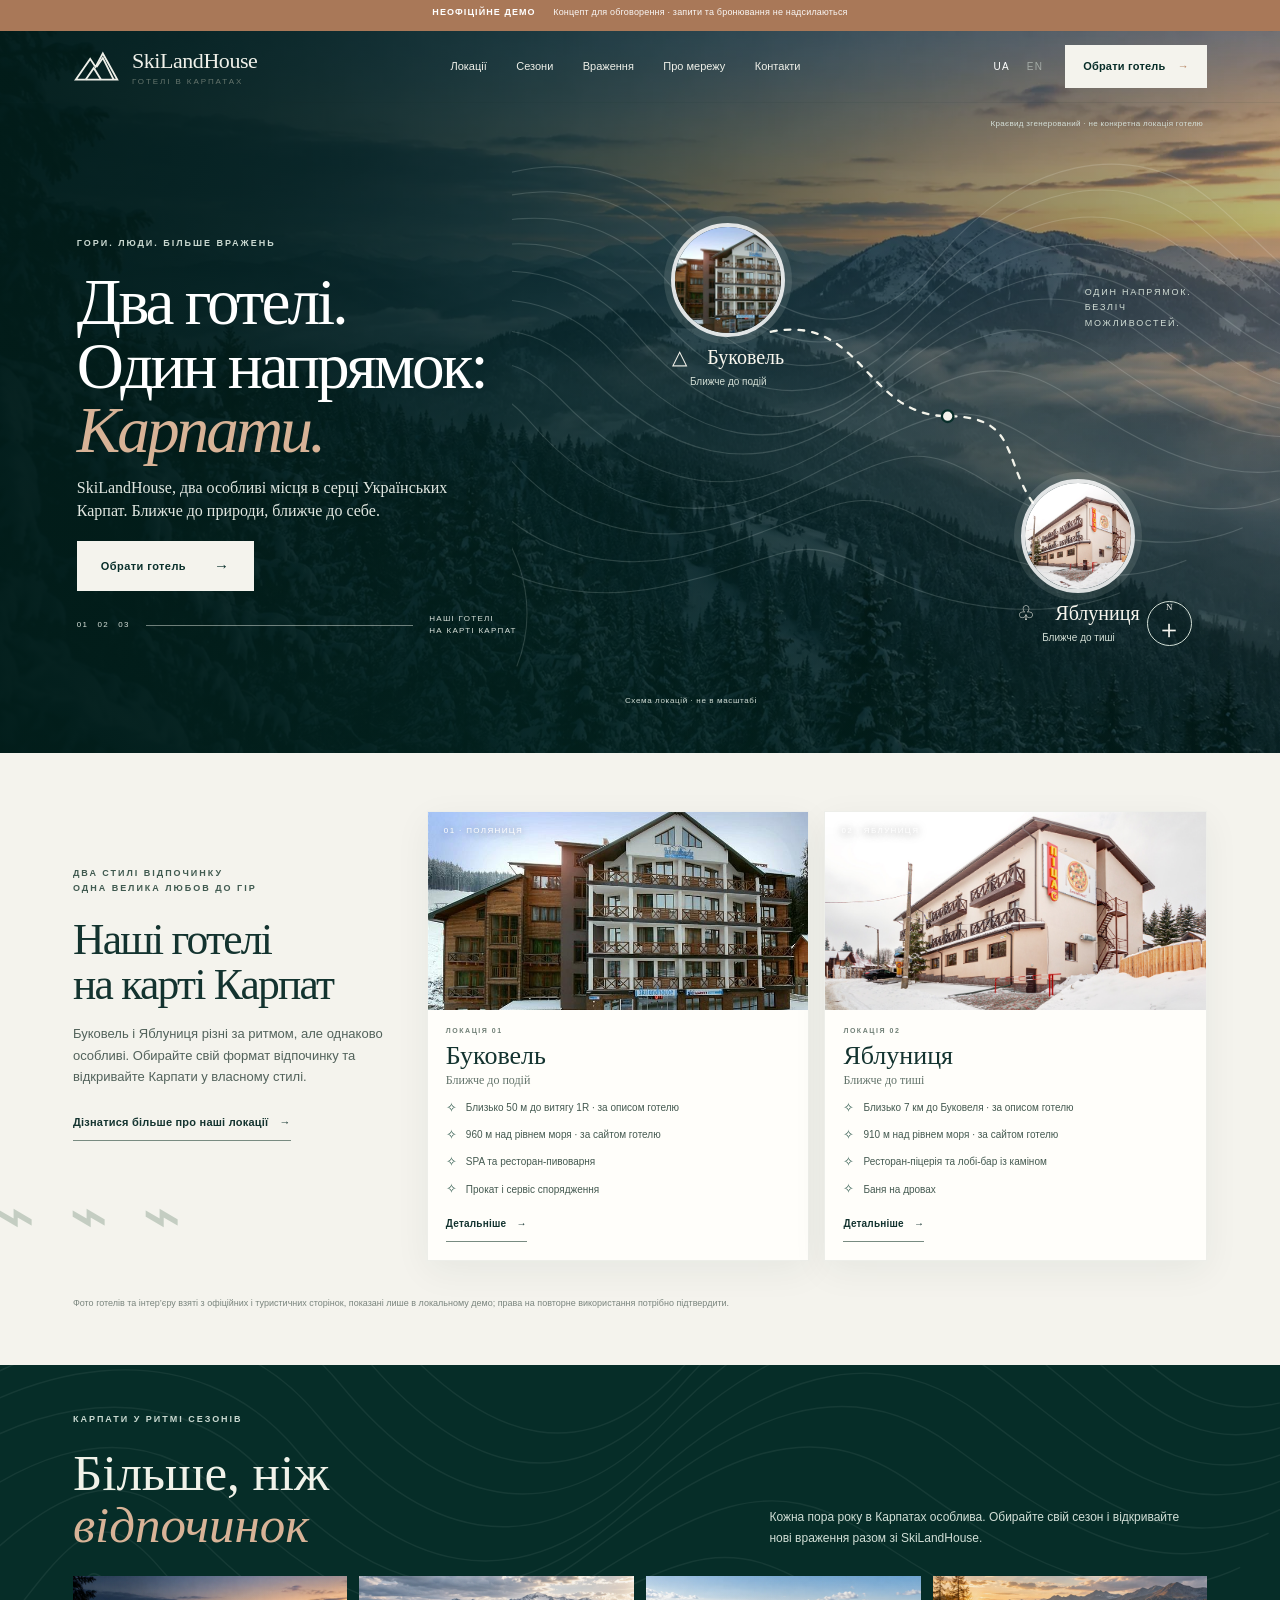
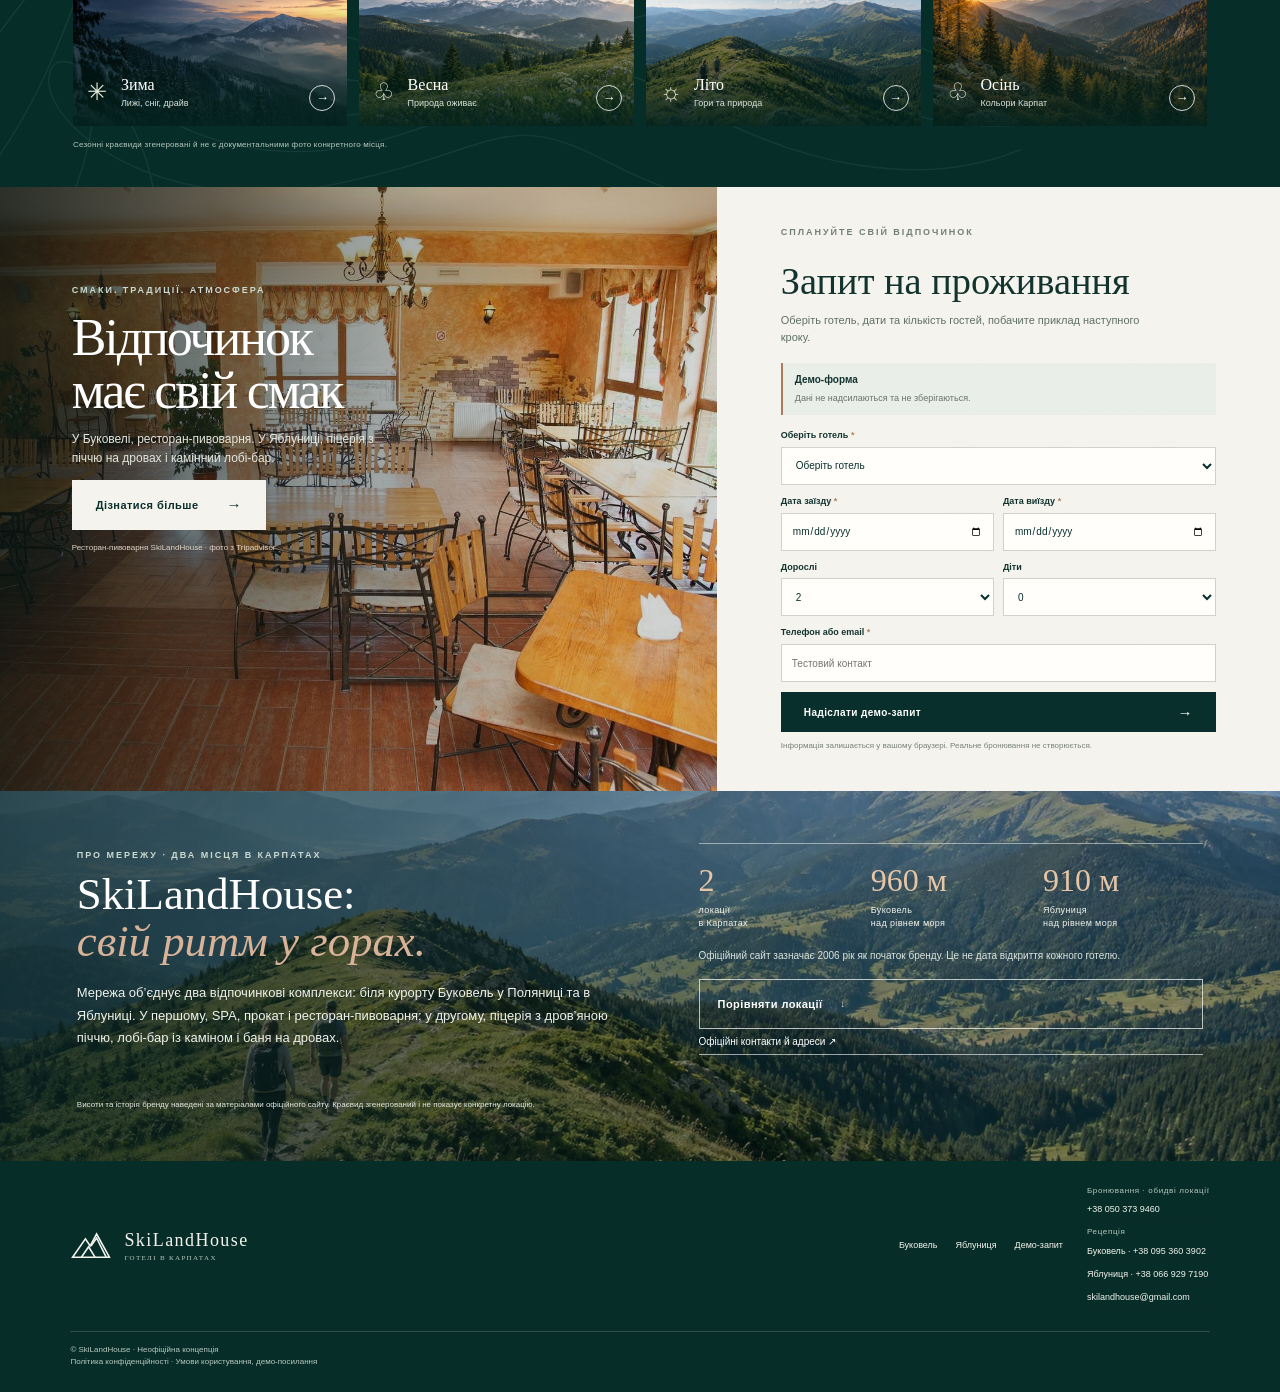
<file: index.html>
<!doctype html>
<html lang="uk">
<head>
  <meta charset="utf-8">
  <meta name="viewport" content="width=device-width, initial-scale=1">
  <meta name="robots" content="noindex,nofollow">
  <meta name="theme-color" content="#062d28">
  <meta name="description" content="Два готелі SkiLandHouse у Карпатах: Буковель і Яблуниця. Оберіть локацію та перегляньте умови проживання.">
  <title>SkiLandHouse, два готелі. Один напрямок: Карпати</title>
  <link rel="stylesheet" href="styles.css">
  <link rel="stylesheet" href="premium.css">
  <link rel="stylesheet" href="home.css">
</head>
<body class="home-page">
  <a class="skip-link" href="#main-content">До основного вмісту</a>
  <div class="demo-ribbon">НЕОФІЦІЙНЕ ДЕМО <span>Концепт для обговорення · запити та бронювання не надсилаються</span></div>
  <div class="home-scene">
    <header class="site-header home-header">
      <a class="brand" href="index.html" aria-label="SkiLandHouse, на головну">
        <span class="brand-mountain" aria-hidden="true"><svg viewBox="0 0 52 40"><path d="M3 34 19 11l6 9 8-15 16 29H3Z"/><path d="m14 34 9-13 8 13M26 20l7-10 12 24"/></svg></span>
        <span class="brand-name">SkiLandHouse<small>ГОТЕЛІ В КАРПАТАХ</small></span>
      </a>
      <nav class="desktop-nav" aria-label="Головна навігація">
        <a href="#locations">Локації</a><a href="#seasons">Сезони</a><a href="#experiences">Враження</a><a href="#about">Про мережу</a><a href="#contact">Контакти</a>
      </nav>
      <div class="language-switch" aria-label="Мова сайту"><span aria-current="true">UA</span><span aria-disabled="true">EN</span></div>
      <a class="header-cta" href="#request">Обрати готель <span>→</span></a>
      <button class="menu-toggle" aria-expanded="false" aria-label="Відкрити меню">☰</button>
    </header>
    <main id="main-content">
      <section class="hero-stage">
        <div class="topo-overlay" aria-hidden="true"></div>
        <small class="hero-visual-note">Краєвид згенерований · не конкретна локація готелю</small>
        <div class="hero-copy">
          <p class="eyebrow light">ГОРИ. ЛЮДИ. БІЛЬШЕ ВРАЖЕНЬ</p>
          <h1>Два готелі.<br>Один напрямок:<br><em>Карпати.</em></h1>
          <p class="hero-lead">SkiLandHouse, два особливі місця в серці Українських Карпат. Ближче до природи, ближче до себе.</p>
          <a class="button button-light" href="#locations">Обрати готель <span>→</span></a>
          <div class="hero-foot"><span>01　02　03</span><i></i><span>НАШІ ГОТЕЛІ<br>НА КАРТІ КАРПАТ</span></div>
        </div>
        <div class="route-map" aria-label="Схема двох локацій мережі, не в масштабі">
          <svg class="route-line" viewBox="0 0 500 380" role="img" aria-label="Декоративний пунктирний зв’язок між двома локаціями">
            <path d="M126 94 C205 78 208 167 279 167 S320 217 369 260" />
            <circle cx="279" cy="167" r="5"/><circle cx="369" cy="260" r="5"/>
          </svg>
          <a class="map-stop stop-bukovel" href="bukovel.html">
            <img src="assets/photos/bukovel-exterior-reference.jpg" alt="">
            <span class="stop-name"><b>△　Буковель</b><small>Ближче до подій</small></span>
          </a>
          <a class="map-stop stop-yablunytsia" href="yablunytsia.html">
            <img src="assets/photos/yablunytsia-building-reference.jpg" alt="">
            <span class="stop-name"><b>♧　Яблуниця</b><small>Ближче до тиші</small></span>
          </a>
          <div class="map-note">ОДИН НАПРЯМОК.<br>БЕЗЛІЧ<br>МОЖЛИВОСТЕЙ.</div>
          <div class="north-mark" aria-hidden="true">N<span>＋</span></div>
          <small class="map-scale">Схема локацій · не в масштабі</small>
        </div>
      </section>
    </main>
  </div>

  <section class="property-intro section-wrap" id="locations">
    <div class="property-intro-copy">
      <p class="eyebrow">ДВА СТИЛІ ВІДПОЧИНКУ<br>ОДНА ВЕЛИКА ЛЮБОВ ДО ГІР</p>
      <h2>Наші готелі<br>на карті Карпат</h2>
      <p>Буковель і Яблуниця різні за ритмом, але однаково особливі. Обирайте свій формат відпочинку та відкривайте Карпати у власному стилі.</p>
      <a href="yablunytsia.html" class="text-link">Дізнатися більше про наші локації　→</a>
      <div class="line-mountains" aria-hidden="true">⌁　⌁　⌁</div>
    </div>
    <div class="property-cards">
      <article class="property-card">
        <a class="property-photo" href="bukovel.html"><img src="assets/photos/bukovel-exterior-reference.jpg" alt="Фасад готелю SkiLandHouse у Буковелі" loading="lazy"><span>01 · ПОЛЯНИЦЯ</span></a>
        <div class="property-card-body">
          <p class="eyebrow">ЛОКАЦІЯ 01</p><h3>Буковель</h3><p class="card-subtitle">Ближче до подій</p>
          <ul class="amenity-list"><li>Близько 50 м до витягу 1R · за описом готелю</li><li>960 м над рівнем моря · за сайтом готелю</li><li>SPA та ресторан-пивоварня</li><li>Прокат і сервіс спорядження</li></ul>
          <a href="bukovel.html" class="text-link">Детальніше　→</a>
        </div>
      </article>
      <article class="property-card">
        <a class="property-photo" href="yablunytsia.html"><img src="assets/photos/yablunytsia-building-reference.jpg" alt="Корпус SkiLandHouse у Яблуниці" loading="lazy"><span>02 · ЯБЛУНИЦЯ</span></a>
        <div class="property-card-body">
          <p class="eyebrow">ЛОКАЦІЯ 02</p><h3>Яблуниця</h3><p class="card-subtitle">Ближче до тиші</p>
          <ul class="amenity-list"><li>Близько 7 км до Буковеля · за описом готелю</li><li>910 м над рівнем моря · за сайтом готелю</li><li>Ресторан-піцерія та лобі-бар із каміном</li><li>Баня на дровах</li></ul>
          <a href="yablunytsia.html" class="text-link">Детальніше　→</a>
        </div>
      </article>
    </div>
    <p class="photo-rights-note">Фото готелів та інтер’єру взяті з офіційних і туристичних сторінок, показані лише в локальному демо; права на повторне використання потрібно підтвердити.</p>
  </section>

  <section class="seasons-section" id="seasons">
    <div class="section-wrap">
      <div class="seasons-heading">
        <div><p class="eyebrow light">КАРПАТИ У РИТМІ СЕЗОНІВ</p><h2>Більше, ніж<br><em>відпочинок</em></h2></div>
        <p>Кожна пора року в Карпатах особлива. Обирайте свій сезон і відкривайте нові враження разом зі SkiLandHouse.</p>
      </div>
      <div class="season-grid">
        <a class="season-card" href="bukovel.html"><img src="assets/photos/carpathian-winter-concept.webp" alt="Зимовий краєвид Карпат, згенерована ілюстрація" loading="lazy"><span class="season-icon">✳</span><span class="season-copy"><b>Зима</b><small>Лижі, сніг, драйв</small></span><span class="season-arrow">→</span></a>
        <a class="season-card" href="yablunytsia.html"><img src="assets/photos/carpathian-spring-concept.webp" alt="Весняні Карпати з польовими квітами, згенерована ілюстрація" loading="lazy"><span class="season-icon">♧</span><span class="season-copy"><b>Весна</b><small>Природа оживає</small></span><span class="season-arrow">→</span></a>
        <a class="season-card" href="yablunytsia.html"><img src="assets/photos/carpathian-summer-concept.webp" alt="Мандрівники на гірській стежці влітку, згенерована ілюстрація" loading="lazy"><span class="season-icon">☼</span><span class="season-copy"><b>Літо</b><small>Гори та природа</small></span><span class="season-arrow">→</span></a>
        <a class="season-card" href="bukovel.html"><img src="assets/photos/carpathian-autumn-concept.webp" alt="Осінній карпатський ліс, згенерована ілюстрація" loading="lazy"><span class="season-icon">♧</span><span class="season-copy"><b>Осінь</b><small>Кольори Карпат</small></span><span class="season-arrow">→</span></a>
      </div>
      <p class="generated-note">Сезонні краєвиди згенеровані й не є документальними фото конкретного місця.</p>
    </div>
  </section>

  <section class="request-split" id="experiences">
    <div class="experience-photo">
      <img src="assets/photos/bukovel-restaurant-interior-reference.jpg" alt="Інтер’єр ресторану-пивоварні SkiLandHouse у Буковелі, фото з Tripadvisor" loading="lazy">
      <div class="experience-shade"></div>
      <div class="experience-copy">
        <p class="eyebrow light">СМАКИ. ТРАДИЦІЇ. АТМОСФЕРА</p>
        <h2>Відпочинок<br>має свій смак</h2>
        <p>У Буковелі, ресторан-пивоварня. У Яблуниці, піцерія з піччю на дровах і камінний лобі-бар.</p>
        <a class="button button-light" href="bukovel.html#services">Дізнатися більше <span>→</span></a>
        <small>Ресторан-пивоварня SkiLandHouse · фото з Tripadvisor</small>
      </div>
    </div>
    <div class="request-panel" id="request">
      <p class="eyebrow">СПЛАНУЙТЕ СВІЙ ВІДПОЧИНОК</p>
      <h2>Запит на проживання</h2>
      <p class="request-intro">Оберіть готель, дати та кількість гостей, побачите приклад наступного кроку.</p>
      <div class="form-demo-alert"><strong>Демо-форма</strong><span>Дані не надсилаються та не зберігаються.</span></div>
      <form data-booking-form novalidate>
        <div class="field"><label for="property">Оберіть готель <span>*</span></label><select id="property" name="property" required><option value="">Оберіть готель</option><option value="bukovel">Буковель</option><option value="yablunytsia">Яблуниця</option></select><small class="field-error" data-error="property"></small></div>
        <div class="field-grid"><div class="field"><label for="arrival">Дата заїзду <span>*</span></label><input id="arrival" name="arrival" type="date" required><small class="field-error" data-error="arrival"></small></div><div class="field"><label for="departure">Дата виїзду <span>*</span></label><input id="departure" name="departure" type="date" required><small class="field-error" data-error="departure"></small></div></div>
        <div class="field-grid"><div class="field"><label for="adults">Дорослі</label><select id="adults" name="adults"><option>1</option><option selected>2</option><option>3</option><option>4</option></select></div><div class="field"><label for="children">Діти</label><select id="children" name="children"><option selected>0</option><option>1</option><option>2</option><option>3</option></select></div></div>
        <div class="field"><label for="contact">Телефон або email <span>*</span></label><input id="contact" name="contact" type="text" autocomplete="off" placeholder="Тестовий контакт" required><small class="field-error" data-error="contact"></small></div>
        <button type="submit" class="button button-dark submit-demo">Надіслати демо-запит <span>→</span></button>
        <p class="form-legal">Інформація залишається у вашому браузері. Реальне бронювання не створюється.</p>
        <div class="form-feedback" data-feedback role="status" aria-live="polite" tabindex="-1" hidden></div>
      </form>
    </div>
  </section>

  <section class="panorama-strip network-story" id="about" aria-labelledby="network-story-title">
    <img src="assets/photos/carpathian-summer-concept.webp" alt="" loading="lazy">
    <div class="panorama-copy"><p class="eyebrow light">ПРО МЕРЕЖУ · ДВА МІСЦЯ В КАРПАТАХ</p><h2 id="network-story-title">SkiLandHouse:<br><em>свій ритм у горах.</em></h2><p class="network-story-lead">Мережа об’єднує два відпочинкові комплекси: біля курорту Буковель у Поляниці та в Яблуниці. У першому, SPA, прокат і ресторан-пивоварня; у другому, піцерія з дров’яною піччю, лобі-бар із каміном і баня на дровах.</p></div>
    <div class="network-facts"><div><b>2</b><span>локації<br>в Карпатах</span></div><div><b>960 м</b><span>Буковель<br>над рівнем моря</span></div><div><b>910 м</b><span>Яблуниця<br>над рівнем моря</span></div><p>Офіційний сайт зазначає 2006 рік як початок бренду. Це не дата відкриття кожного готелю.</p><div class="network-actions"><a class="button button-outline-light" href="#locations">Порівняти локації <span>↓</span></a><a class="network-source" href="https://skilandhouse.com/pro-nas/" target="_blank" rel="noreferrer">Офіційні контакти й адреси ↗</a></div></div>
    <small>Висоти та історія бренду наведені за матеріалами офіційного сайту. Краєвид згенерований і не показує конкретну локацію.</small>
  </section>

  <footer class="site-footer home-footer">
    <a class="brand brand-footer" href="index.html"><span class="brand-mountain" aria-hidden="true"><svg viewBox="0 0 52 40"><path d="M3 34 19 11l6 9 8-15 16 29H3Z"/><path d="m14 34 9-13 8 13M26 20l7-10 12 24"/></svg></span><span class="brand-name">SkiLandHouse<small>ГОТЕЛІ В КАРПАТАХ</small></span></a>
    <nav class="footer-links" aria-label="Навігація у підвалі"><a href="bukovel.html">Буковель</a><a href="yablunytsia.html">Яблуниця</a><a href="booking.html">Демо-запит</a></nav>
    <div class="footer-contact" id="contact"><span class="footer-contact-label">Бронювання · обидві локації</span><a href="tel:+380503739460">+38 050 373 9460</a><span class="footer-contact-label">Рецепція</span><a href="tel:+380953603902">Буковель · +38 095 360 3902</a><a href="tel:+380669297190">Яблуниця · +38 066 929 7190</a><a href="mailto:skilandhouse@gmail.com">skilandhouse@gmail.com</a></div>
    <p class="footer-disclaimer">© SkiLandHouse · Неофіційна концепція<br>Політика конфіденційності · Умови користування, демо-посилання</p>
  </footer>
  <script src="script.js" defer></script>
</body>
</html>
</file>
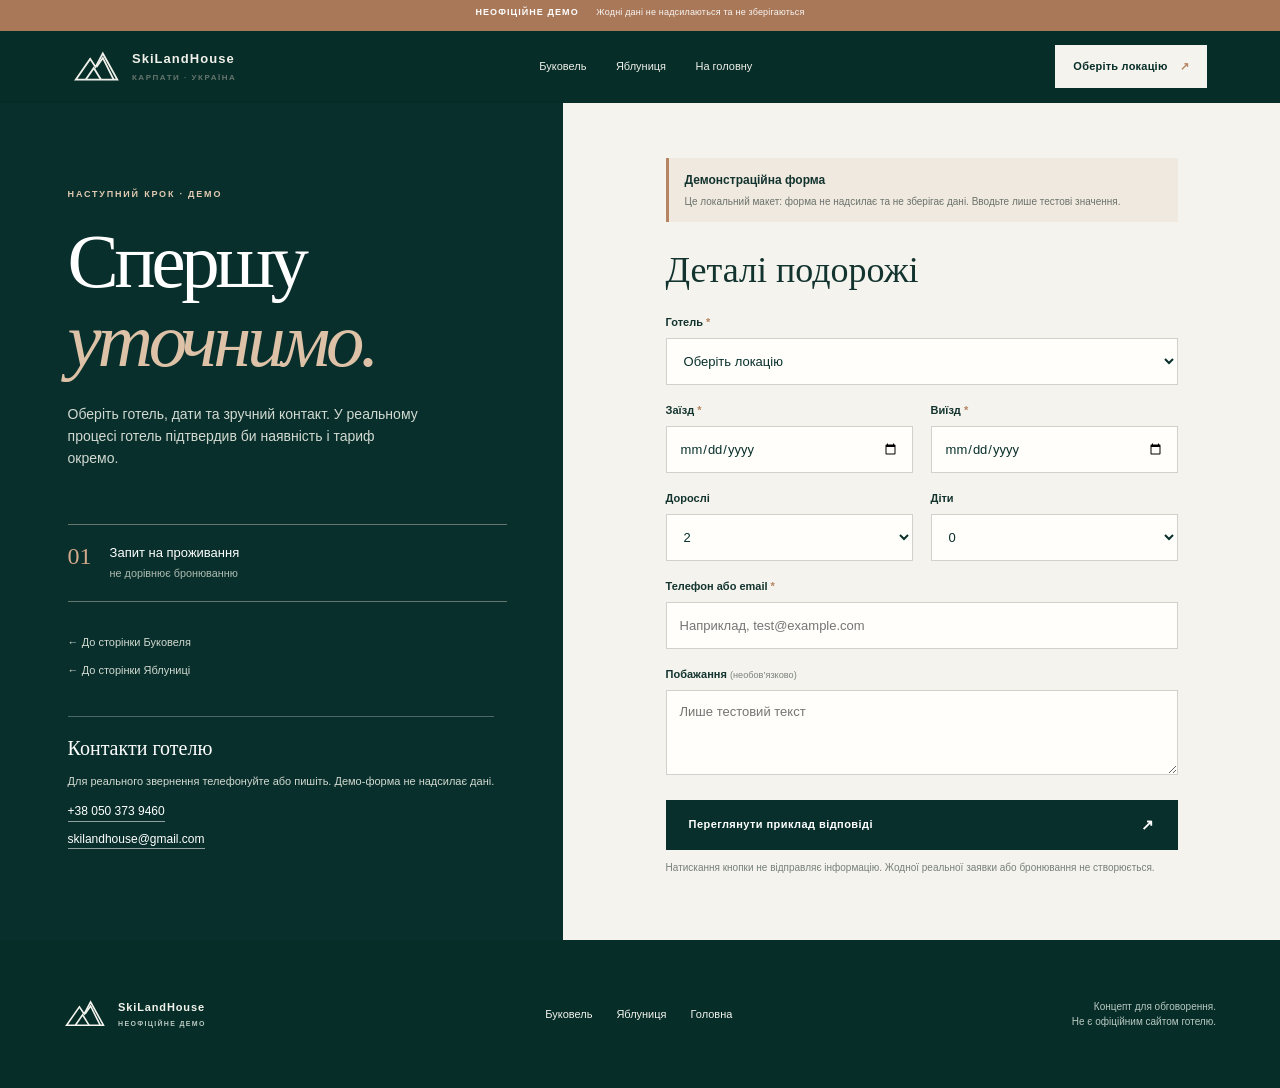
<file: booking.html>
<!doctype html><html lang="uk"><head><meta charset="utf-8"><meta name="viewport" content="width=device-width,initial-scale=1"><meta name="robots" content="noindex,nofollow"><meta name="theme-color" content="#132825"><meta name="description" content="Демонстраційна форма запиту проживання SkiLandHouse. Дані не надсилаються до готелю."><title>Запит про проживання | SkiLandHouse · ДЕМО</title><link rel="stylesheet" href="styles.css"><link rel="stylesheet" href="premium.css"></head><body><a class="skip-link" href="#main-content">До основного вмісту</a><div class="demo-ribbon">НЕОФІЦІЙНЕ ДЕМО <span>Жодні дані не надсилаються та не зберігаються</span></div><header class="site-header"><a class="brand" href="index.html"><span class="brand-mountain" aria-hidden="true"><svg viewBox="0 0 52 40"><path d="M3 34 19 11l6 9 8-15 16 29H3Z"/><path d="m14 34 9-13 8 13M26 20l7-10 12 24"/></svg></span><span class="brand-name">SkiLandHouse<small>КАРПАТИ · УКРАЇНА</small></span></a><nav class="desktop-nav" aria-label="Головна навігація"><a href="bukovel.html">Буковель</a><a href="yablunytsia.html">Яблуниця</a><a href="index.html">На головну</a></nav><a class="header-cta" href="index.html#locations">Оберіть локацію <span>↗</span></a><button class="menu-toggle" aria-expanded="false" aria-label="Відкрити меню">☰</button></header><main class="booking-main"><aside class="booking-aside"><p class="eyebrow light">НАСТУПНИЙ КРОК · ДЕМО</p><h1>Спершу<br><em>уточнимо.</em></h1><p>Оберіть готель, дати та зручний контакт. У реальному процесі готель підтвердив би наявність і тариф окремо.</p><div class="booking-aside-note"><span>01</span><p>Запит на проживання<br><small>не дорівнює бронюванню</small></p></div><a href="bukovel.html">← До сторінки Буковеля</a><a href="yablunytsia.html">← До сторінки Яблуниці</a><div class="booking-contact"><strong>Контакти готелю</strong><p>Для реального звернення телефонуйте або пишіть. Демо-форма не надсилає дані.</p><a href="tel:+380503739460">+38 050 373 9460</a><a href="mailto:skilandhouse@gmail.com">skilandhouse@gmail.com</a></div></aside><section class="booking-form-wrap"><div class="form-demo-alert"><strong>Демонстраційна форма</strong><span>Це локальний макет: форма не надсилає та не зберігає дані. Вводьте лише тестові значення.</span></div><h2>Деталі подорожі</h2><form data-booking-form novalidate><div class="field"><label for="property">Готель <span>*</span></label><select id="property" name="property" required><option value="">Оберіть локацію</option><option value="bukovel">SkiLandHouse Bukovel</option><option value="yablunytsia">SkiLandHouse Yablunytsia</option></select><small class="field-error" data-error="property"></small></div><div class="field-grid"><div class="field"><label for="arrival">Заїзд <span>*</span></label><input id="arrival" name="arrival" type="date" required><small class="field-error" data-error="arrival"></small></div><div class="field"><label for="departure">Виїзд <span>*</span></label><input id="departure" name="departure" type="date" required><small class="field-error" data-error="departure"></small></div></div><div class="field-grid"><div class="field"><label for="adults">Дорослі</label><select id="adults" name="adults"><option>1</option><option selected>2</option><option>3</option><option>4</option></select></div><div class="field"><label for="children">Діти</label><select id="children" name="children"><option selected>0</option><option>1</option><option>2</option><option>3</option></select></div></div><div class="field"><label for="contact">Телефон або email <span>*</span></label><input id="contact" name="contact" type="text" autocomplete="off" required placeholder="Наприклад, test@example.com"><small class="field-error" data-error="contact"></small></div><div class="field"><label for="note">Побажання <small>(необов’язково)</small></label><textarea id="note" name="note" rows="3" placeholder="Лише тестовий текст"></textarea></div><button class="button button-dark submit-demo" type="submit">Переглянути приклад відповіді <span>↗</span></button><p class="form-legal">Натискання кнопки не відправляє інформацію. Жодної реальної заявки або бронювання не створюється.</p><div class="form-feedback" data-feedback role="status" aria-live="polite" tabindex="-1" hidden></div></form></section></main><footer class="site-footer"><a class="brand brand-footer" href="index.html"><span class="brand-mountain" aria-hidden="true"><svg viewBox="0 0 52 40"><path d="M3 34 19 11l6 9 8-15 16 29H3Z"/><path d="m14 34 9-13 8 13M26 20l7-10 12 24"/></svg></span><span class="brand-name">SkiLandHouse<small>НЕОФІЦІЙНЕ ДЕМО</small></span></a><div class="footer-links"><a href="bukovel.html">Буковель</a><a href="yablunytsia.html">Яблуниця</a><a href="index.html">Головна</a></div><p>Концепт для обговорення.<br>Не є офіційним сайтом готелю.</p></footer><script src="script.js" defer></script></body></html>
</file>
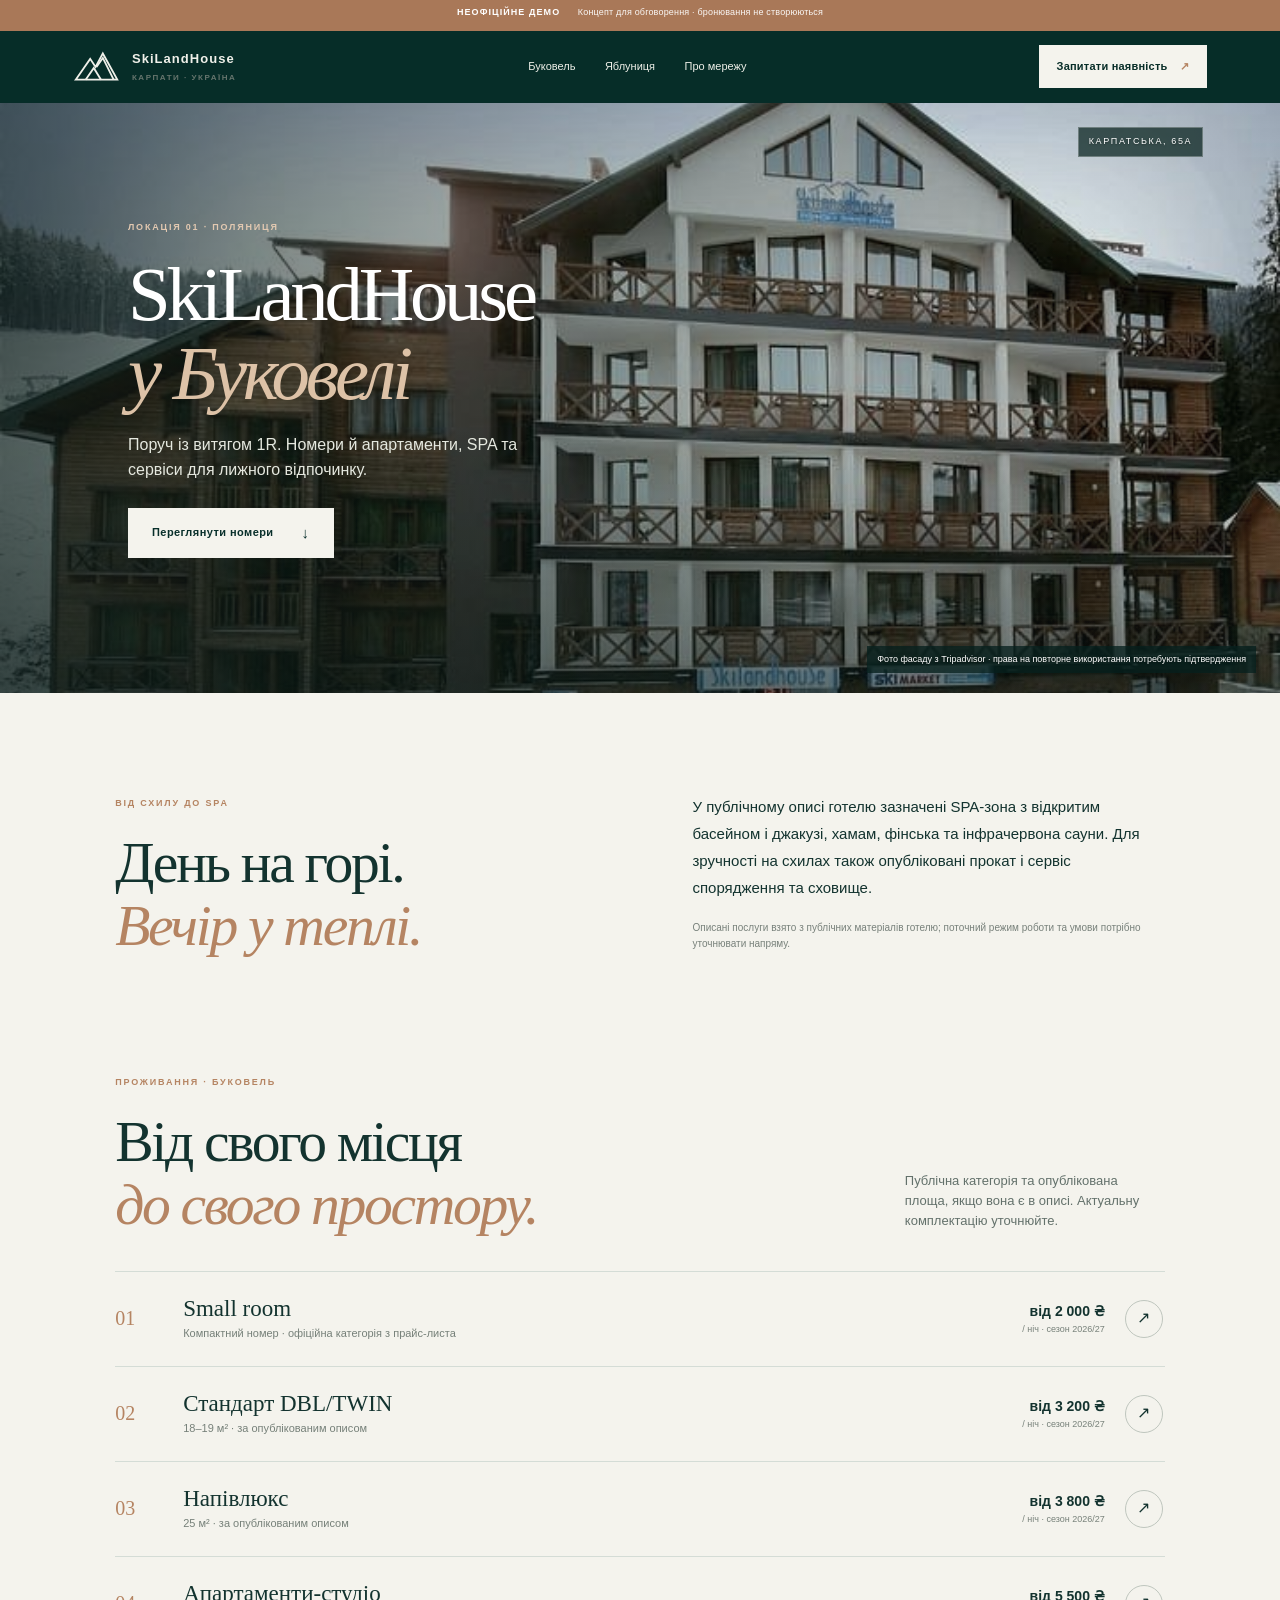
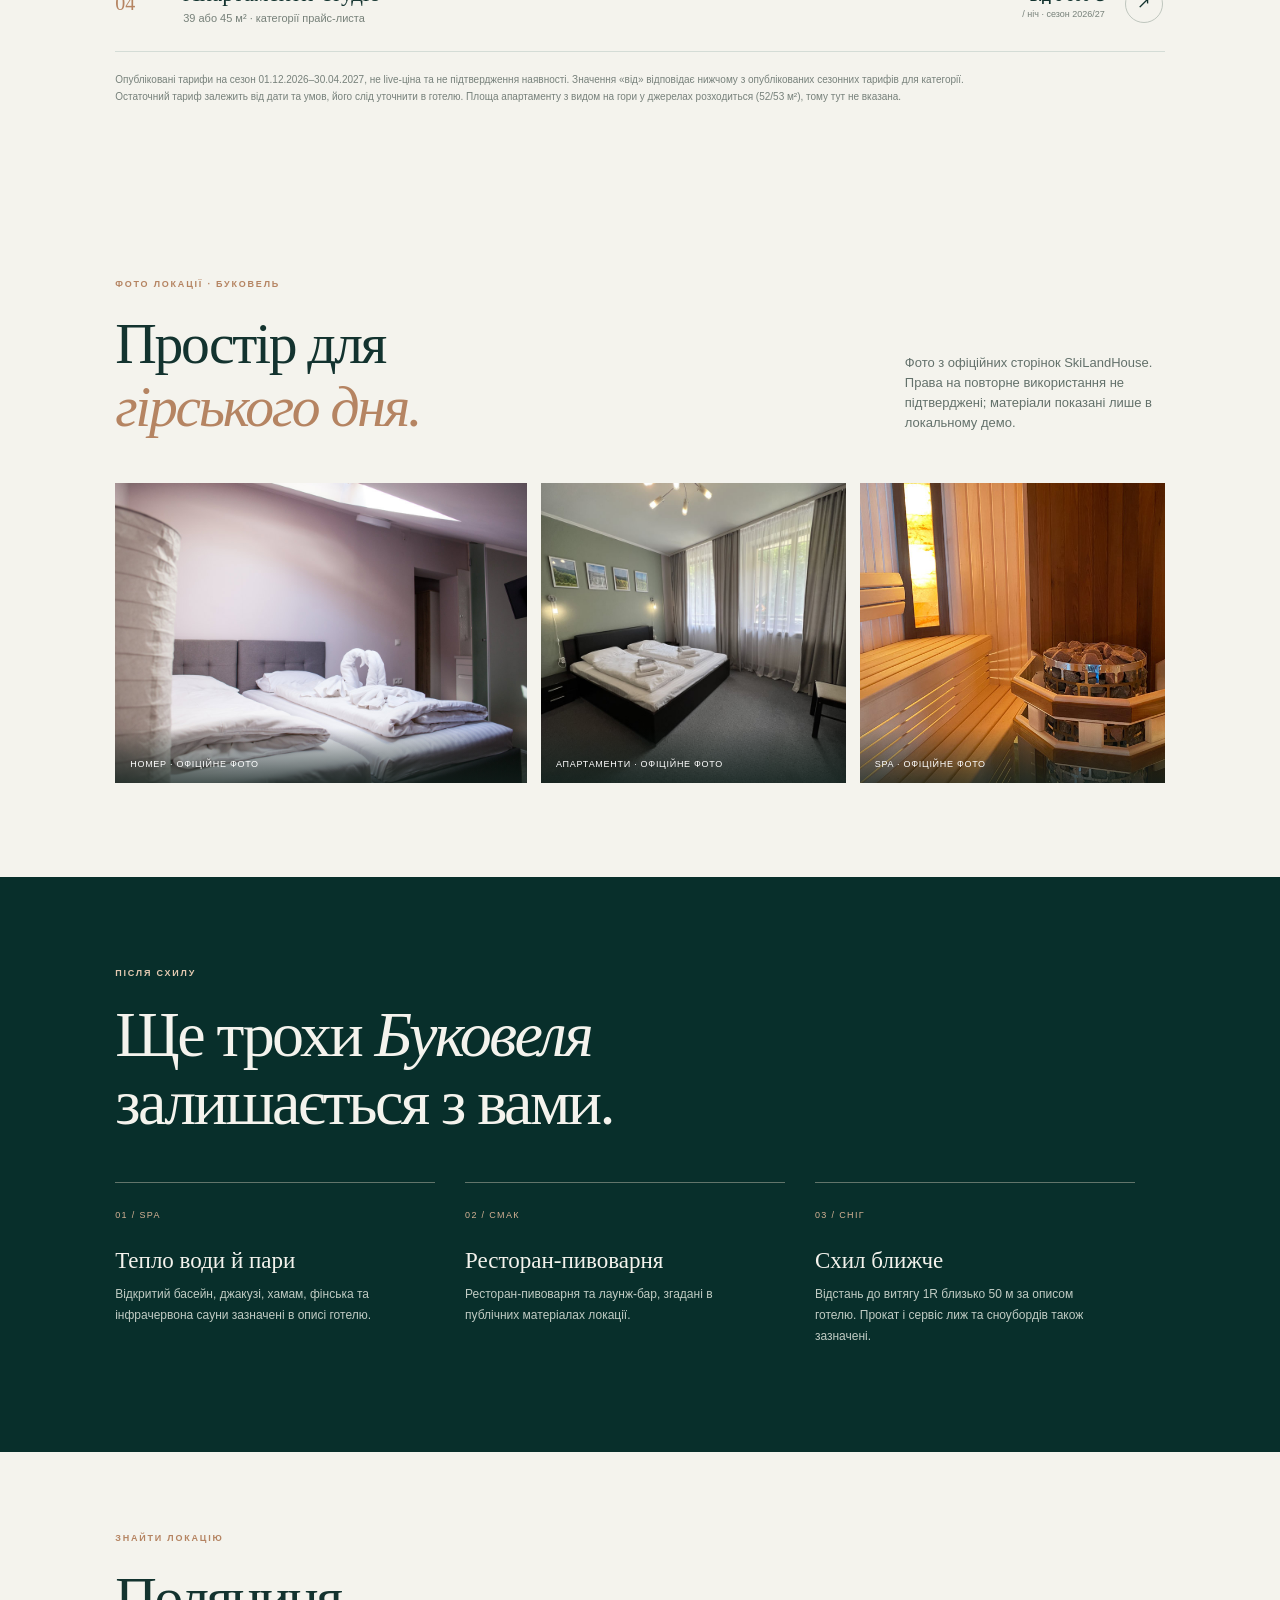
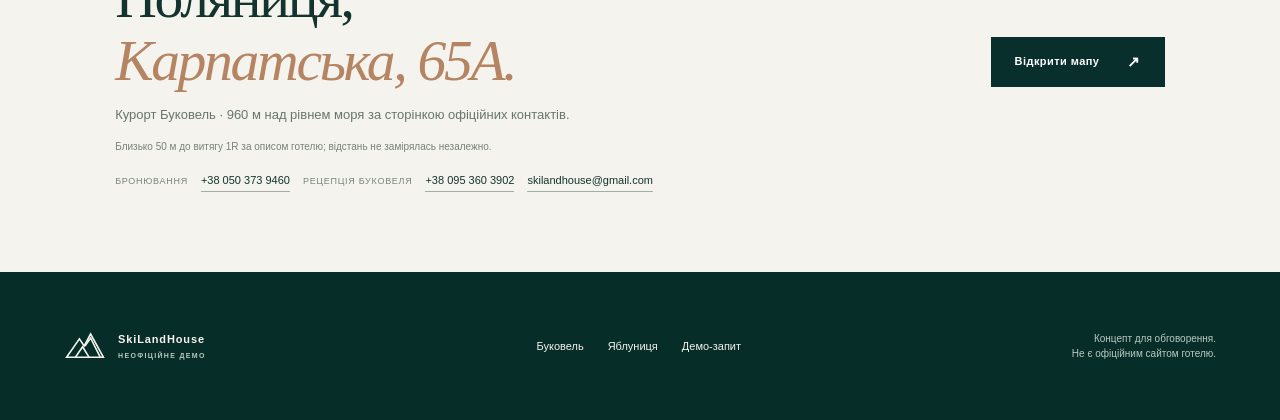
<file: bukovel.html>
<!doctype html><html lang="uk"><head><meta charset="utf-8"><meta name="viewport" content="width=device-width,initial-scale=1"><meta name="robots" content="noindex,nofollow"><meta name="theme-color" content="#132825"><meta name="description" content="SkiLandHouse Bukovel: номери й апартаменти, SPA та сервіс для лижного відпочинку. Демоверсія."><title>SkiLandHouse Bukovel | Демоверсія</title><link rel="stylesheet" href="styles.css"><link rel="stylesheet" href="premium.css"></head><body><a class="skip-link" href="#main-content">До основного вмісту</a><div class="demo-ribbon">НЕОФІЦІЙНЕ ДЕМО <span>Концепт для обговорення · бронювання не створюються</span></div><header class="site-header"><a class="brand" href="index.html"><span class="brand-mountain" aria-hidden="true"><svg viewBox="0 0 52 40"><path d="M3 34 19 11l6 9 8-15 16 29H3Z"/><path d="m14 34 9-13 8 13M26 20l7-10 12 24"/></svg></span><span class="brand-name">SkiLandHouse<small>КАРПАТИ · УКРАЇНА</small></span></a><nav class="desktop-nav" aria-label="Головна навігація"><a class="active" href="bukovel.html">Буковель</a><a href="yablunytsia.html">Яблуниця</a><a href="index.html#about-network">Про мережу</a></nav><a class="header-cta" href="booking.html?property=bukovel">Запитати наявність <span>↗</span></a><button class="menu-toggle" aria-expanded="false" aria-label="Відкрити меню">☰</button></header><main id="main-content"><section class="property-hero buk-hero"><img src="assets/photos/bukovel-exterior-reference.jpg" alt="Фасад готелю SkiLandHouse у Буковелі" fetchpriority="high"><div class="property-hero-shade"></div><div class="property-hero-copy"><p class="eyebrow light">ЛОКАЦІЯ 01 · ПОЛЯНИЦЯ</p><h1>SkiLandHouse<br><em>у Буковелі</em></h1><p>Поруч із витягом 1R. Номери й апартаменти, SPA та сервіси для лижного відпочинку.</p><a class="button button-light" href="#rooms">Переглянути номери <span>↓</span></a></div><span class="property-coord">КАРПАТСЬКА, 65А</span><span class="photo-disclosure">Фото фасаду з Tripadvisor · права на повторне використання потребують підтвердження</span></section><div class="detail-intro section-wrap"><div><p class="eyebrow">ВІД СХИЛУ ДО SPA</p><h2>День на горі.<br><em>Вечір у теплі.</em></h2></div><div><p>У публічному описі готелю зазначені SPA-зона з відкритим басейном і джакузі, хамам, фінська та інфрачервона сауни. Для зручності на схилах також опубліковані прокат і сервіс спорядження та сховище.</p><p class="source-note">Описані послуги взято з публічних матеріалів готелю; поточний режим роботи та умови потрібно уточнювати напряму.</p></div></div><section class="room-section section-wrap" id="rooms"><div class="section-heading"><div><p class="eyebrow">ПРОЖИВАННЯ · БУКОВЕЛЬ</p><h2>Від свого місця<br><em>до свого простору.</em></h2></div><p class="section-aside">Публічна категорія та опублікована площа, якщо вона є в описі. Актуальну комплектацію уточнюйте.</p></div><div class="room-list"><article class="room-row"><span class="room-index">01</span><div><h3>Small room</h3><p>Компактний номер · офіційна категорія з прайс-листа</p></div><span class="room-price">від 2 000 ₴ <small>/ ніч · сезон 2026/27</small></span><a class="round-arrow" href="booking.html?property=bukovel" aria-label="Запитати про Small room">↗</a></article><article class="room-row"><span class="room-index">02</span><div><h3>Стандарт DBL/TWIN</h3><p>18–19 м² · за опублікованим описом</p></div><span class="room-price">від 3 200 ₴ <small>/ ніч · сезон 2026/27</small></span><a class="round-arrow" href="booking.html?property=bukovel" aria-label="Запитати про стандарт">↗</a></article><article class="room-row"><span class="room-index">03</span><div><h3>Напівлюкс</h3><p>25 м² · за опублікованим описом</p></div><span class="room-price">від 3 800 ₴ <small>/ ніч · сезон 2026/27</small></span><a class="round-arrow" href="booking.html?property=bukovel" aria-label="Запитати про напівлюкс">↗</a></article><article class="room-row"><span class="room-index">04</span><div><h3>Апартаменти-студіо</h3><p>39 або 45 м² · категорії прайс-листа</p></div><span class="room-price">від 5 500 ₴ <small>/ ніч · сезон 2026/27</small></span><a class="round-arrow" href="booking.html?property=bukovel" aria-label="Запитати про апартаменти">↗</a></article></div><p class="rate-caveat">Опубліковані тарифи на сезон 01.12.2026–30.04.2027, не live-ціна та не підтвердження наявності. Значення «від» відповідає нижчому з опублікованих сезонних тарифів для категорії. Остаточний тариф залежить від дати та умов, його слід уточнити в готелю. Площа апартаменту з видом на гори у джерелах розходиться (52/53 м²), тому тут не вказана.</p></section><section class="photo-gallery section-wrap" aria-labelledby="bukovel-gallery-title"><div class="section-heading"><div><p class="eyebrow">ФОТО ЛОКАЦІЇ · БУКОВЕЛЬ</p><h2 id="bukovel-gallery-title">Простір для<br><em>гірського дня.</em></h2></div><p class="section-aside">Фото з офіційних сторінок SkiLandHouse. Права на повторне використання не підтверджені; матеріали показані лише в локальному демо.</p></div><div class="gallery-grid"><figure class="gallery-photo gallery-large"><img src="assets/photos/bukovel-small-room-reference.jpg" alt="Номер Small room у Буковелі" loading="lazy"><figcaption>Номер · офіційне фото</figcaption></figure><figure class="gallery-photo"><img src="assets/photos/bukovel-apartment-reference.jpg" alt="Апартаменти з видом на зелену зону" loading="lazy"><figcaption>Апартаменти · офіційне фото</figcaption></figure><figure class="gallery-photo"><img src="assets/photos/bukovel-spa-reference.jpg" alt="Сауна SPA у Буковелі" loading="lazy"><figcaption>SPA · офіційне фото</figcaption></figure></div></section><section class="services-band" id="services"><div class="section-wrap"><p class="eyebrow light">ПІСЛЯ СХИЛУ</p><h2>Ще трохи <em>Буковеля</em><br>залишається з вами.</h2><div class="service-grid"><article><span>01 / SPA</span><h3>Тепло води й пари</h3><p>Відкритий басейн, джакузі, хамам, фінська та інфрачервона сауни зазначені в описі готелю.</p></article><article><span>02 / СМАК</span><h3>Ресторан-пивоварня</h3><p>Ресторан-пивоварня та лаунж-бар, згадані в публічних матеріалах локації.</p></article><article><span>03 / СНІГ</span><h3>Схил ближче</h3><p>Відстань до витягу 1R близько 50 м за описом готелю. Прокат і сервіс лиж та сноубордів також зазначені.</p></article></div></div></section><section class="address-panel section-wrap"><div><p class="eyebrow">ЗНАЙТИ ЛОКАЦІЮ</p><h2>Поляниця,<br><em>Карпатська, 65А.</em></h2><p>Курорт Буковель · 960 м над рівнем моря за сторінкою офіційних контактів.</p><p class="source-note">Близько 50 м до витягу 1R за описом готелю; відстань не замірялась незалежно.</p><div class="address-contacts"><span>Бронювання</span><a href="tel:+380503739460">+38 050 373 9460</a><span>Рецепція Буковеля</span><a href="tel:+380953603902">+38 095 360 3902</a><a href="mailto:skilandhouse@gmail.com">skilandhouse@gmail.com</a></div></div><a class="button button-dark" href="https://maps.google.com/?q=Карпатська+65А+Поляниця" target="_blank" rel="noreferrer">Відкрити мапу <span>↗</span></a></section></main><footer class="site-footer"><a class="brand brand-footer" href="index.html"><span class="brand-mountain" aria-hidden="true"><svg viewBox="0 0 52 40"><path d="M3 34 19 11l6 9 8-15 16 29H3Z"/><path d="m14 34 9-13 8 13M26 20l7-10 12 24"/></svg></span><span class="brand-name">SkiLandHouse<small>НЕОФІЦІЙНЕ ДЕМО</small></span></a><div class="footer-links"><a href="bukovel.html">Буковель</a><a href="yablunytsia.html">Яблуниця</a><a href="booking.html?property=bukovel">Демо-запит</a></div><p>Концепт для обговорення.<br>Не є офіційним сайтом готелю.</p></footer><script src="script.js" defer></script></body></html>
</file>
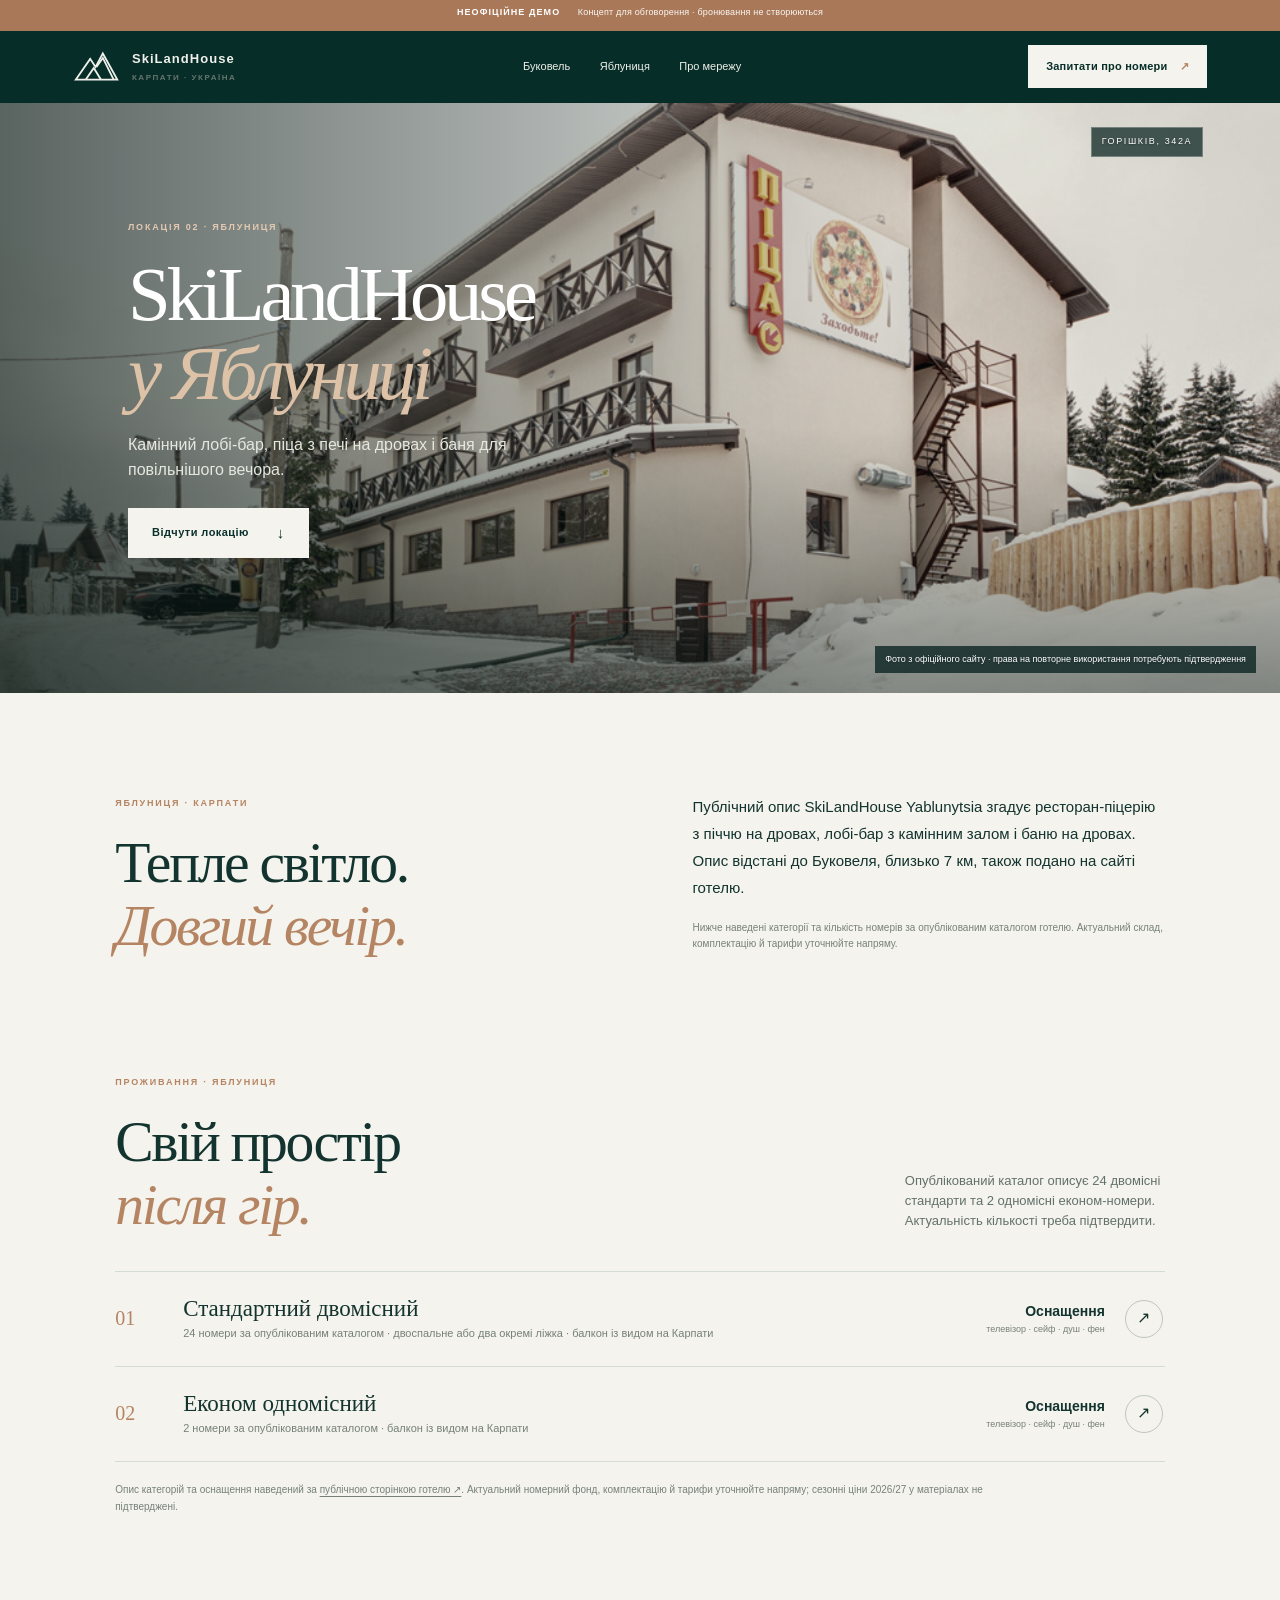
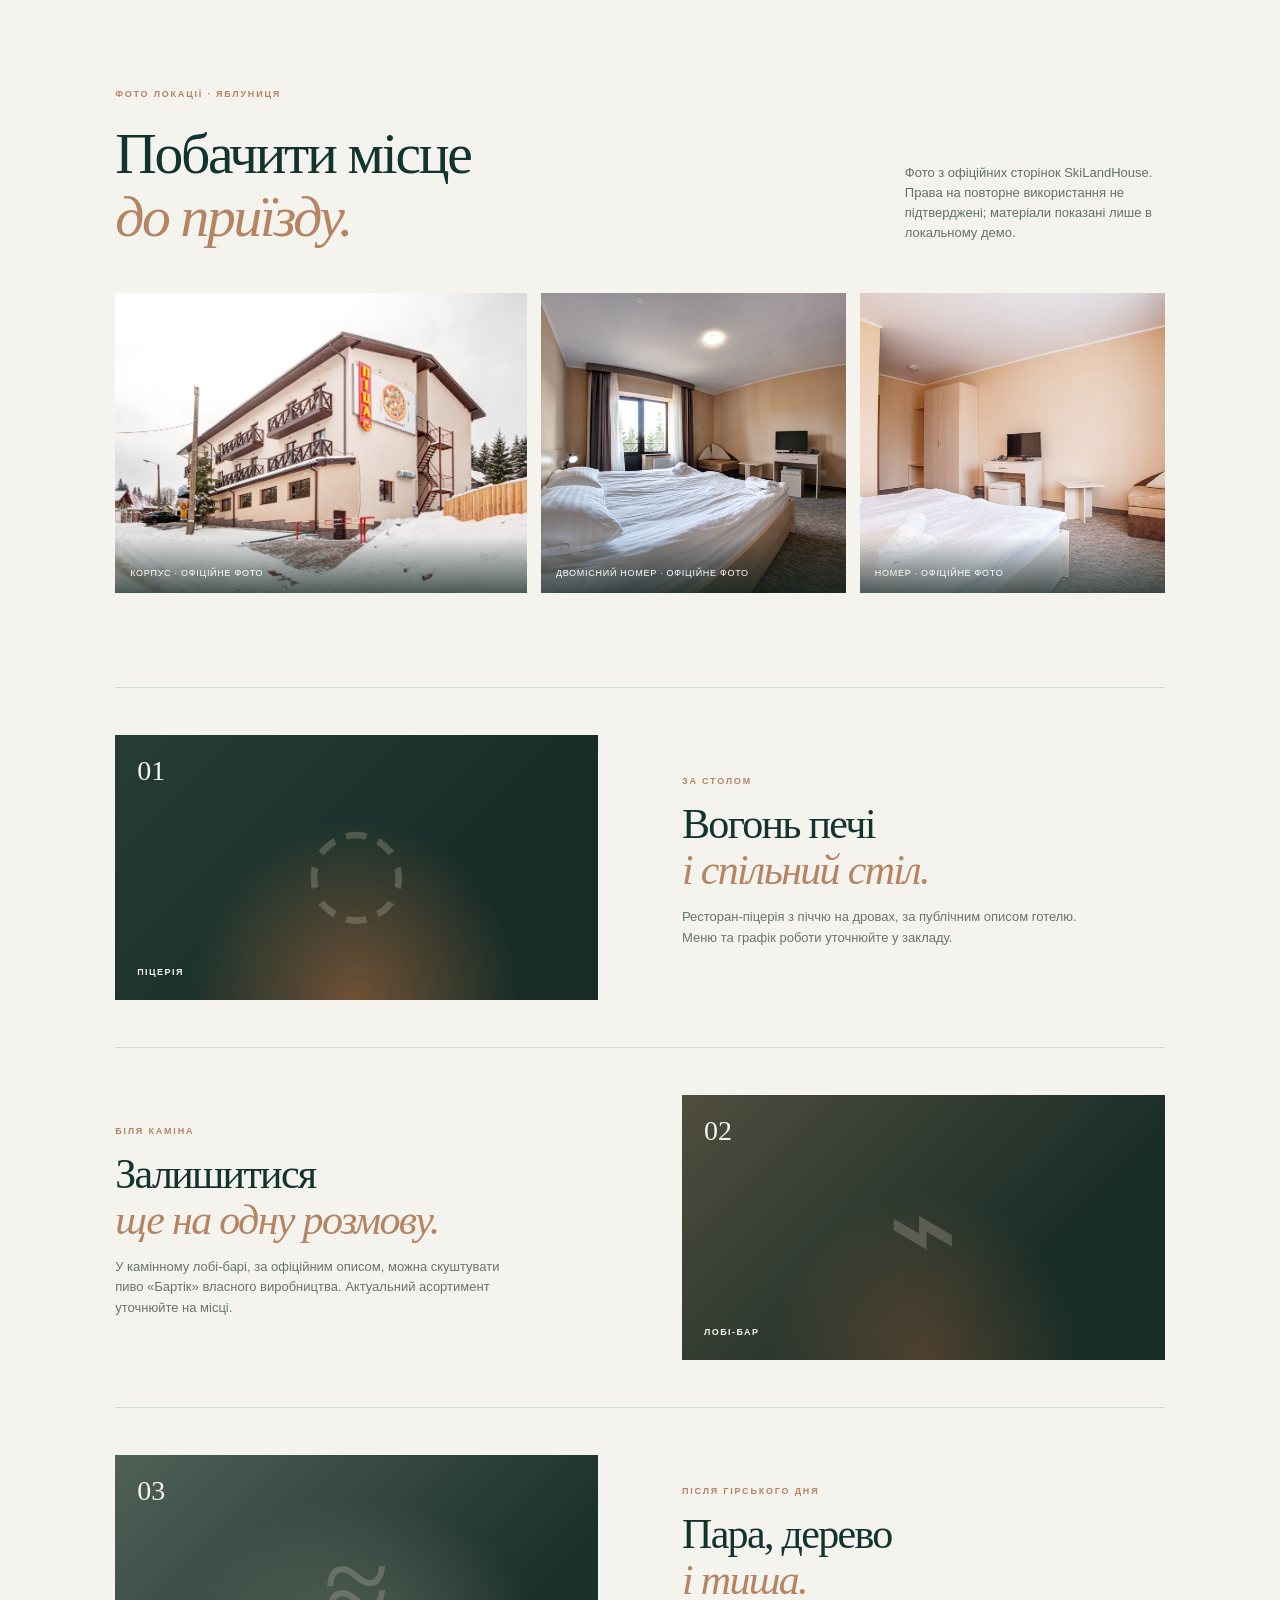
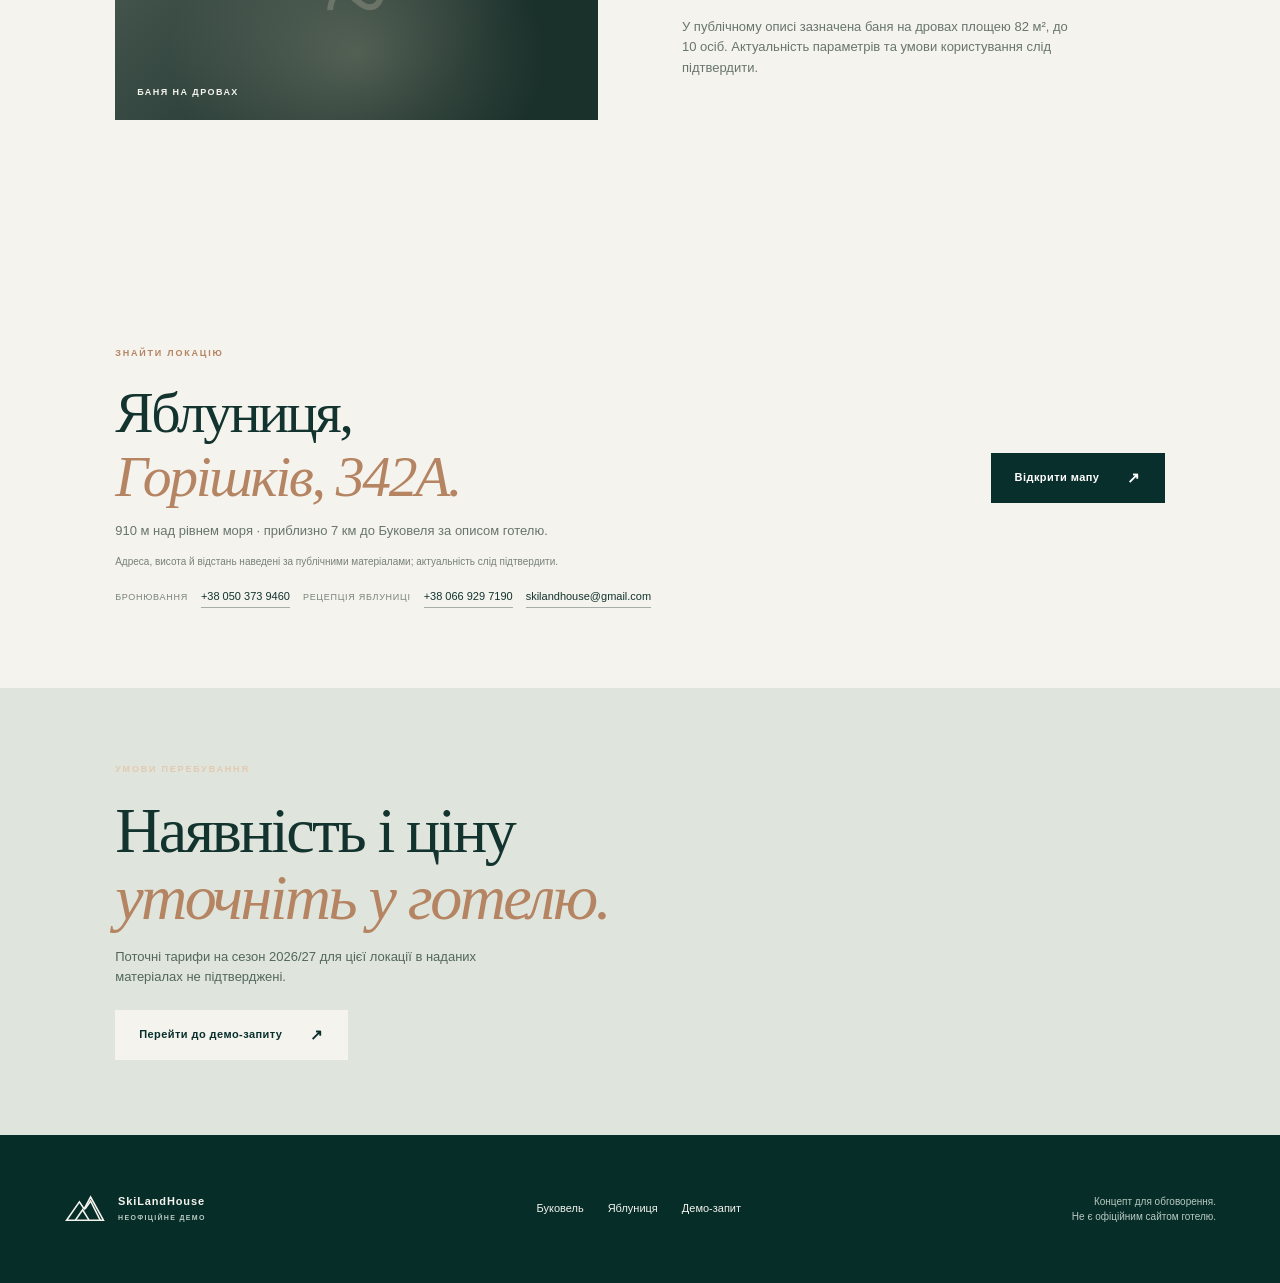
<file: yablunytsia.html>
<!doctype html><html lang="uk"><head><meta charset="utf-8"><meta name="viewport" content="width=device-width,initial-scale=1"><meta name="robots" content="noindex,nofollow"><meta name="theme-color" content="#132825"><meta name="description" content="SkiLandHouse Yablunytsia: ресторан-піцерія з піччю на дровах, камінний лобі-бар і баня. Демоверсія."><title>SkiLandHouse Yablunytsia | Демоверсія</title><link rel="stylesheet" href="styles.css"><link rel="stylesheet" href="premium.css"></head><body><a class="skip-link" href="#main-content">До основного вмісту</a><div class="demo-ribbon">НЕОФІЦІЙНЕ ДЕМО <span>Концепт для обговорення · бронювання не створюються</span></div><header class="site-header"><a class="brand" href="index.html"><span class="brand-mountain" aria-hidden="true"><svg viewBox="0 0 52 40"><path d="M3 34 19 11l6 9 8-15 16 29H3Z"/><path d="m14 34 9-13 8 13M26 20l7-10 12 24"/></svg></span><span class="brand-name">SkiLandHouse<small>КАРПАТИ · УКРАЇНА</small></span></a><nav class="desktop-nav" aria-label="Головна навігація"><a href="bukovel.html">Буковель</a><a class="active" href="yablunytsia.html">Яблуниця</a><a href="index.html#about-network">Про мережу</a></nav><a class="header-cta" href="booking.html?property=yablunytsia">Запитати про номери <span>↗</span></a><button class="menu-toggle" aria-expanded="false" aria-label="Відкрити меню">☰</button></header><main id="main-content"><section class="property-hero yab-hero"><img src="assets/photos/yablunytsia-building-reference.jpg" alt="Корпус SkiLandHouse у Яблуниці взимку" fetchpriority="high"><div class="property-hero-shade"></div><div class="property-hero-copy"><p class="eyebrow light">ЛОКАЦІЯ 02 · ЯБЛУНИЦЯ</p><h1>SkiLandHouse<br><em>у Яблуниці</em></h1><p>Камінний лобі-бар, піца з печі на дровах і баня для повільнішого вечора.</p><a class="button button-light" href="#experiences">Відчути локацію <span>↓</span></a></div><span class="property-coord">ГОРІШКІВ, 342А</span><span class="photo-disclosure">Фото з офіційного сайту · права на повторне використання потребують підтвердження</span></section><div class="detail-intro section-wrap"><div><p class="eyebrow">ЯБЛУНИЦЯ · КАРПАТИ</p><h2>Тепле світло.<br><em>Довгий вечір.</em></h2></div><div><p>Публічний опис SkiLandHouse Yablunytsia згадує ресторан-піцерію з піччю на дровах, лобі-бар з камінним залом і баню на дровах. Опис відстані до Буковеля, близько 7 км, також подано на сайті готелю.</p><p class="source-note">Нижче наведені категорії та кількість номерів за опублікованим каталогом готелю. Актуальний склад, комплектацію й тарифи уточнюйте напряму.</p></div></div><section class="room-section section-wrap" id="rooms"><div class="section-heading"><div><p class="eyebrow">ПРОЖИВАННЯ · ЯБЛУНИЦЯ</p><h2>Свій простір<br><em>після гір.</em></h2></div><p class="section-aside">Опублікований каталог описує 24 двомісні стандарти та 2 одномісні економ-номери. Актуальність кількості треба підтвердити.</p></div><div class="room-list"><article class="room-row"><span class="room-index">01</span><div><h3>Стандартний двомісний</h3><p>24 номери за опублікованим каталогом · двоспальне або два окремі ліжка · балкон із видом на Карпати</p></div><span class="room-price">Оснащення <small>телевізор · сейф · душ · фен</small></span><a class="round-arrow" href="booking.html?property=yablunytsia" aria-label="Запитати про двомісний стандарт">↗</a></article><article class="room-row"><span class="room-index">02</span><div><h3>Економ одномісний</h3><p>2 номери за опублікованим каталогом · балкон із видом на Карпати</p></div><span class="room-price">Оснащення <small>телевізор · сейф · душ · фен</small></span><a class="round-arrow" href="booking.html?property=yablunytsia" aria-label="Запитати про одномісний економ">↗</a></article></div><p class="rate-caveat">Опис категорій та оснащення наведений за <a class="source-link" href="https://skilandhouse.com/skilandhouse-v-yablunytsi/prozhyvannya-v-hoteli-yablunytsya/" target="_blank" rel="noreferrer">публічною сторінкою готелю ↗</a>. Актуальний номерний фонд, комплектацію й тарифи уточнюйте напряму; сезонні ціни 2026/27 у матеріалах не підтверджені.</p></section><section class="photo-gallery section-wrap" aria-labelledby="yablunytsia-gallery-title"><div class="section-heading"><div><p class="eyebrow">ФОТО ЛОКАЦІЇ · ЯБЛУНИЦЯ</p><h2 id="yablunytsia-gallery-title">Побачити місце<br><em>до приїзду.</em></h2></div><p class="section-aside">Фото з офіційних сторінок SkiLandHouse. Права на повторне використання не підтверджені; матеріали показані лише в локальному демо.</p></div><div class="gallery-grid gallery-yab"><figure class="gallery-photo gallery-large"><img src="assets/photos/yablunytsia-building-reference.jpg" alt="Корпус SkiLandHouse у Яблуниці" loading="lazy"><figcaption>Корпус · офіційне фото</figcaption></figure><figure class="gallery-photo"><img src="assets/photos/yablunytsia-room-reference.jpg" alt="Двомісний номер у готелі Яблуниці" loading="lazy"><figcaption>Двомісний номер · офіційне фото</figcaption></figure><figure class="gallery-photo"><img src="assets/photos/yablunytsia-room-reference-2.jpg" alt="Номер із ліжком та зоною відпочинку" loading="lazy"><figcaption>Номер · офіційне фото</figcaption></figure></div></section><section class="experience-story section-wrap" id="experiences"><article class="experience-card exp-pizza"><div class="experience-art"><span>01</span><b>ПІЦЕРІЯ</b><i aria-hidden="true">◌</i></div><div class="experience-copy"><p class="eyebrow">ЗА СТОЛОМ</p><h2>Вогонь печі<br><em>і спільний стіл.</em></h2><p>Ресторан-піцерія з піччю на дровах, за публічним описом готелю. Меню та графік роботи уточнюйте у закладу.</p></div></article><article class="experience-card exp-hearth"><div class="experience-art"><span>02</span><b>ЛОБІ-БАР</b><i aria-hidden="true">⌁</i></div><div class="experience-copy"><p class="eyebrow">БІЛЯ КАМІНА</p><h2>Залишитися<br><em>ще на одну розмову.</em></h2><p>У камінному лобі-барі, за офіційним описом, можна скуштувати пиво «Бартік» власного виробництва. Актуальний асортимент уточнюйте на місці.</p></div></article><article class="experience-card exp-bath"><div class="experience-art"><span>03</span><b>БАНЯ НА ДРОВАХ</b><i aria-hidden="true">≈</i></div><div class="experience-copy"><p class="eyebrow">ПІСЛЯ ГІРСЬКОГО ДНЯ</p><h2>Пара, дерево<br><em>і тиша.</em></h2><p>У публічному описі зазначена баня на дровах площею 82 м², до 10 осіб. Актуальність параметрів та умови користування слід підтвердити.</p></div></article></section><section class="address-panel section-wrap"><div><p class="eyebrow">ЗНАЙТИ ЛОКАЦІЮ</p><h2>Яблуниця,<br><em>Горішків, 342А.</em></h2><p>910 м над рівнем моря · приблизно 7 км до Буковеля за описом готелю.</p><p class="source-note">Адреса, висота й відстань наведені за публічними матеріалами; актуальність слід підтвердити.</p><div class="address-contacts"><span>Бронювання</span><a href="tel:+380503739460">+38 050 373 9460</a><span>Рецепція Яблуниці</span><a href="tel:+380669297190">+38 066 929 7190</a><a href="mailto:skilandhouse@gmail.com">skilandhouse@gmail.com</a></div></div><a class="button button-dark" href="https://maps.google.com/?q=Горішків+342А+Яблуниця" target="_blank" rel="noreferrer">Відкрити мапу <span>↗</span></a></section><section class="request-band"><p class="eyebrow light">УМОВИ ПЕРЕБУВАННЯ</p><h2>Наявність і ціну<br><em>уточніть у готелю.</em></h2><p>Поточні тарифи на сезон 2026/27 для цієї локації в наданих матеріалах не підтверджені.</p><a class="button button-light" href="booking.html?property=yablunytsia">Перейти до демо-запиту <span>↗</span></a></section></main><footer class="site-footer"><a class="brand brand-footer" href="index.html"><span class="brand-mountain" aria-hidden="true"><svg viewBox="0 0 52 40"><path d="M3 34 19 11l6 9 8-15 16 29H3Z"/><path d="m14 34 9-13 8 13M26 20l7-10 12 24"/></svg></span><span class="brand-name">SkiLandHouse<small>НЕОФІЦІЙНЕ ДЕМО</small></span></a><div class="footer-links"><a href="bukovel.html">Буковель</a><a href="yablunytsia.html">Яблуниця</a><a href="booking.html?property=yablunytsia">Демо-запит</a></div><p>Концепт для обговорення.<br>Не є офіційним сайтом готелю.</p></footer><script src="script.js" defer></script></body></html>
</file>
<file: styles.css>
:root{--ink:#132825;--linen:#f4f1e9;--paper:#fbfaf6;--wood:#aa7254;--sage:#8d9c91;--mist:#dbe3db;--line:#d9d8ce;--serif:'Playfair Display',Georgia,'Times New Roman',serif;--sans:'DM Sans',Arial,sans-serif}*{box-sizing:border-box}html{scroll-behavior:smooth}body{margin:0;background:var(--paper);color:var(--ink);font-family:var(--sans);font-size:16px;line-height:1.55}a{color:inherit;text-decoration:none}button,input,select,textarea{font:inherit}.demo-ribbon{min-height:31px;padding:5px 5vw;background:var(--wood);color:white;font-size:10px;font-weight:700;letter-spacing:.13em;text-align:center}.demo-ribbon span{margin-left:12px;font-weight:400;letter-spacing:.035em;opacity:.94}.site-header{height:86px;padding:0 5vw;display:flex;align-items:center;justify-content:space-between;background:var(--paper);position:relative;z-index:5;border-bottom:1px solid rgba(19,40,37,.08)}.brand{display:flex;align-items:center;gap:12px}.brand-mark{width:44px;height:44px;flex:0 0 44px;border:1px solid var(--ink);border-radius:50%;display:flex;align-items:center;justify-content:center;font-family:var(--serif);font-size:15px;letter-spacing:-.09em}.brand-mark span{color:var(--wood);padding:0 2px}.brand-name{font-size:13px;letter-spacing:.08em;font-weight:600}.brand-name small{display:block;font-size:8px;letter-spacing:.19em;margin-top:3px;color:#66756d}.desktop-nav{display:flex;gap:36px;font-size:13px}.desktop-nav a,.footer-links a{transition:color .2s}.desktop-nav a:hover,.desktop-nav a.active,.footer-links a:hover{color:var(--wood)}.header-cta,.arrow-link,.text-link{font-size:12px;font-weight:600;letter-spacing:.02em}.header-cta span,.arrow-link span,.text-link span{margin-left:9px;color:var(--wood)}.menu-toggle{display:none;border:0;background:none;font-size:22px;color:var(--ink)}.home-hero{padding:0 3.2vw 30px}.hero-art{position:relative;height:min(640px,72vw);min-height:510px;overflow:hidden;background:#28433b}.hero-art>img{width:100%;height:100%;object-fit:cover;display:block;filter:saturate(.78)}.hero-gradient{position:absolute;inset:0;background:linear-gradient(90deg,rgba(12,32,29,.82),rgba(12,32,29,.42) 46%,transparent 82%),linear-gradient(0deg,rgba(8,29,27,.3),transparent 45%)}.hero-copy{position:absolute;left:9%;top:20%;max-width:620px;color:#fff}.eyebrow{font-size:9px;letter-spacing:.2em;font-weight:700;color:var(--wood);margin:0 0 20px}.eyebrow.light{color:#e3c9b1}.hero-copy h1,.property-hero h1,.booking-aside h1{font:500 clamp(48px,6vw,78px)/1.03 var(--serif);letter-spacing:-.055em;margin:0 0 20px}.hero-copy h1 em,.property-hero h1 em,.booking-aside h1 em,.section-heading h2 em,.tile-body h3 em,.manifesto h2 em,.detail-intro h2 em,.service-grid h2 em,.address-panel h2 em,.experience-copy h2 em,.request-band h2 em{font-weight:500;color:#ddc2a7}.hero-lead{max-width:390px;color:#f1f0e9;font-size:15px;margin:0 0 28px}.button{min-height:50px;padding:0 23px;display:inline-flex;align-items:center;gap:28px;font-size:11px;font-weight:700;letter-spacing:.04em;transition:background .2s,color .2s,transform .2s;border:1px solid transparent}.button:hover{transform:translateY(-2px)}.button span{font-size:15px}.button-light{background:var(--linen);color:var(--ink)}.button-light:hover{background:#fff}.button-dark{background:var(--ink);color:white}.button-dark:hover{background:#26423c}.hero-note{position:absolute;bottom:25px;left:9%;right:9%;display:flex;justify-content:space-between;color:rgba(255,255,255,.8);font-size:9px;letter-spacing:.16em}.hero-index{position:absolute;right:5%;top:50%;color:white;font:24px var(--serif);writing-mode:vertical-rl}.hero-index span{color:#d6a88b;margin:8px 0}.section-wrap{padding-left:9%;padding-right:9%}.chooser{padding-top:112px;padding-bottom:112px}.section-heading{display:flex;align-items:end;justify-content:space-between;gap:50px;margin-bottom:45px}.section-heading h2,.detail-intro h2,.address-panel h2,.experience-copy h2{font:500 clamp(38px,4.5vw,60px)/1.1 var(--serif);letter-spacing:-.04em;margin:0}.section-heading h2 em,.detail-intro h2 em,.address-panel h2 em,.experience-copy h2 em{color:var(--wood)}.section-aside{max-width:260px;color:#63716b;font-size:13px;margin:0 0 5px}.property-pair{display:grid;grid-template-columns:1fr 1fr;gap:28px}.property-tile{min-width:0}.tile-art{height:330px;position:relative;overflow:hidden;background:var(--ink)}.tile-art:before,.tile-art:after{content:'';position:absolute;inset:0;background-image:url('assets/mountain-landscape.svg');background-size:cover;background-position:center;transition:transform .6s}.tile-art:after{background:linear-gradient(0deg,rgba(15,37,33,.56),transparent 45%)}.property-tile:hover .tile-art:before{transform:scale(1.04)}.tile-art-two:before{filter:sepia(.2) saturate(.7);background-position:72% center;transform:scale(1.2)}.tile-no,.tile-caption{position:absolute;z-index:1;color:white}.tile-no{top:20px;left:22px;font:36px var(--serif)}.tile-caption{right:20px;bottom:18px;font-size:9px;letter-spacing:.18em}.tile-body{padding:25px 3px 0;display:flex;justify-content:space-between;align-items:end;gap:20px}.tile-body .eyebrow{font-size:8px;margin-bottom:13px}.tile-body h3{font:500 31px/1.02 var(--serif);margin:0 0 13px;letter-spacing:-.03em}.tile-body h3 em{color:var(--wood)}.tile-body p:not(.eyebrow){max-width:330px;font-size:13px;color:#65716b;margin:0}.arrow-link{white-space:nowrap;padding-bottom:5px}.manifesto{position:relative;overflow:hidden;background:var(--ink);color:var(--linen);padding:100px 9% 105px}.manifesto-mark{position:absolute;right:10%;top:77px;width:69px;height:69px;border:1px solid #85958a;border-radius:50%;display:grid;place-items:center;font:24px var(--serif);color:#e6dfd0}.manifesto-mark span{color:#cb8e6c}.manifesto h2{font:500 clamp(43px,6vw,76px)/1.03 var(--serif);letter-spacing:-.045em;margin:0 0 25px}.manifesto>p:not(.eyebrow){max-width:400px;color:#c7d0c9;font-size:14px;margin:0 0 24px}.text-link{display:inline-block;border-bottom:1px solid #788b81;padding-bottom:9px}.light-link{color:white}.manifesto-contour{position:absolute;right:-20px;bottom:-19px;color:rgba(228,229,215,.055);font:100px var(--serif);letter-spacing:-.2em;white-space:nowrap}.facts-strip{padding-top:50px;padding-bottom:50px;display:grid;grid-template-columns:1fr 1fr auto;align-items:center;gap:25px}.facts-strip>div{display:flex;align-items:center;gap:15px}.fact-number{font:32px var(--serif);color:var(--wood)}.facts-strip b,.facts-strip small{display:block}.facts-strip b{font:19px var(--serif)}.facts-strip small{max-width:210px;font-size:10px;color:#69766f;margin-top:3px}.source-note{font-size:10px;color:#78817b;line-height:1.55}.facts-strip .source-note{max-width:170px}.site-footer{min-height:148px;padding:33px 5vw;display:flex;align-items:center;justify-content:space-between;gap:25px;border-top:1px solid var(--line)}.brand-footer .brand-mark{width:37px;height:37px;font-size:13px}.brand-footer .brand-name{font-size:11px}.brand-footer .brand-name small{font-size:7px}.footer-links{display:flex;gap:24px;font-size:11px}.site-footer>p{font-size:10px;line-height:1.5;color:#77817b;text-align:right;margin:0}.property-hero{height:590px;position:relative;overflow:hidden;background:#203e36;color:white}.property-hero>img{position:absolute;width:100%;height:100%;object-fit:cover}.buk-hero>img{object-position:50% 58%;filter:saturate(.7)}.yab-hero>img{object-position:75% center;filter:sepia(.2) saturate(.65)}.property-hero-shade{position:absolute;inset:0;background:linear-gradient(90deg,rgba(12,31,29,.84),rgba(12,31,29,.36) 60%,rgba(12,31,29,.1)),linear-gradient(0deg,rgba(12,31,29,.35),transparent 65%)}.property-hero-copy{position:absolute;left:10%;top:20%;max-width:650px}.property-hero-copy>p:not(.eyebrow){max-width:430px;color:#e5e8df;margin:0 0 25px}.property-coord{position:absolute;right:6%;bottom:30px;color:#e6e3d9;font-size:9px;letter-spacing:.18em}.detail-intro{padding-top:100px;padding-bottom:100px;display:grid;grid-template-columns:1fr 1fr;gap:10%;align-items:center}.detail-intro>div:nth-child(2)>p:first-child{font-size:15px;line-height:1.8;margin:0 0 19px}.room-section{padding-top:15px;padding-bottom:105px}.room-section .section-heading{margin-bottom:34px}.room-list{border-top:1px solid var(--line)}.room-row{display:grid;grid-template-columns:48px 1fr auto 40px;align-items:center;gap:20px;padding:24px 0;border-bottom:1px solid var(--line)}.room-index{font:20px var(--serif);color:var(--wood)}.room-row h3{font:500 23px var(--serif);margin:0 0 3px}.room-row p{margin:0;color:#768079;font-size:11px}.room-price{text-align:right;font-size:14px;font-weight:600}.room-price small{display:block;color:#768079;font-size:9px;font-weight:400}.round-arrow{border:1px solid #bfc6be;width:38px;height:38px;border-radius:50%;display:grid;place-items:center;transition:all .2s}.round-arrow:hover{background:var(--ink);color:white}.rate-caveat{max-width:900px;margin:19px 0 0;color:#77817b;font-size:10px;line-height:1.7}.services-band{background:var(--ink);color:var(--linen);padding:90px 0 95px}.services-band h2,.request-band h2{font:500 clamp(40px,5vw,64px)/1.06 var(--serif);margin:0 0 45px;letter-spacing:-.04em}.service-grid{display:grid;grid-template-columns:repeat(3,1fr);gap:0}.service-grid article{padding:18px 30px 10px 0;border-top:1px solid #62756b;margin-right:30px}.service-grid article>span{font-size:9px;letter-spacing:.15em;color:#d6b295}.service-grid h3{font:500 23px var(--serif);margin:22px 0 10px}.service-grid p{color:#c0cbc3;font-size:12px;line-height:1.75;margin:0}.address-panel{padding-top:80px;padding-bottom:80px;display:flex;justify-content:space-between;align-items:center;gap:30px}.address-panel>div>p:not(.eyebrow,.source-note){color:#67756d;font-size:13px}.address-panel .source-note{max-width:480px}.experience-story{padding-bottom:100px}.experience-card{display:grid;grid-template-columns:1fr 1fr;min-height:360px;align-items:center;border-top:1px solid var(--line);gap:8%}.experience-card:nth-child(even) .experience-art{order:2}.experience-art{height:265px;position:relative;overflow:hidden;background:var(--ink);color:var(--linen);display:flex;align-items:center;justify-content:center}.experience-art:before{content:'';position:absolute;inset:0;background:radial-gradient(ellipse at 50% 100%,rgba(175,107,64,.58),transparent 48%),linear-gradient(135deg,#263d35,#172c27 70%)}.exp-hearth .experience-art:before{background:radial-gradient(ellipse at 50% 100%,rgba(164,95,57,.38),transparent 45%),linear-gradient(135deg,#504d3e,#192d27 70%)}.exp-bath .experience-art:before{background:radial-gradient(ellipse at 50% 75%,rgba(199,191,164,.28),transparent 55%),linear-gradient(135deg,#506057,#1a302b 75%)}.experience-art span,.experience-art b,.experience-art i{position:absolute;z-index:1}.experience-art span{top:20px;left:22px;font:28px var(--serif)}.experience-art b{bottom:20px;left:22px;font-size:9px;letter-spacing:.16em}.experience-art i{font:120px var(--serif);color:rgba(235,223,202,.22)}.experience-copy .eyebrow{margin-bottom:12px}.experience-copy h2{font-size:42px;margin-bottom:14px}.experience-copy>p:last-child{font-size:13px;color:#67756d;max-width:400px}.request-band{padding:75px 9%;background:#dfe5dc}.request-band h2{margin:0 0 15px}.request-band h2 em{color:var(--wood)}.request-band>p:not(.eyebrow){max-width:430px;font-size:13px;color:#53665c;margin-bottom:22px}.booking-main{display:grid;grid-template-columns:.88fr 1.12fr;min-height:750px}.booking-aside{padding:85px 10% 60px 12%;background:var(--ink);color:white;display:flex;flex-direction:column;align-items:flex-start}.booking-aside h1{font-size:clamp(50px,6vw,78px);margin-bottom:24px}.booking-aside>p:not(.eyebrow){max-width:360px;color:#d2d9d1;font-size:14px;margin:0 0 55px}.booking-aside-note{border-top:1px solid #63776c;border-bottom:1px solid #63776c;width:100%;display:flex;gap:18px;padding:18px 0;margin-bottom:27px}.booking-aside-note span{color:#d3a88a;font:24px var(--serif)}.booking-aside-note p{font-size:13px;margin:0}.booking-aside-note small{color:#aebbb1}.booking-aside>a:not(.brand){font-size:11px;color:#d1d9d0;margin:5px 0}.booking-form-wrap{padding:55px clamp(30px,8vw,125px);max-width:790px;width:100%;margin:auto}.form-demo-alert{border-left:3px solid var(--wood);background:#f0e9df;padding:13px 16px;margin-bottom:27px}.form-demo-alert strong,.form-demo-alert span{display:block}.form-demo-alert strong{font-size:12px}.form-demo-alert span{font-size:10px;color:#6a726c;margin-top:4px}.booking-form-wrap h2{font:500 36px var(--serif);margin:0 0 23px}.field{margin-bottom:17px}.field label{display:block;font-size:11px;font-weight:600;margin-bottom:7px}.field label>span{color:var(--wood)}.field label small{color:#7b827c;font-weight:400}.field input,.field select,.field textarea{width:100%;min-height:47px;border:1px solid #cfd3cc;border-radius:0;background:#fffefa;padding:11px 13px;color:var(--ink);font-size:13px}.field textarea{resize:vertical}.field input:focus,.field select:focus,.field textarea:focus{outline:2px solid var(--sage);outline-offset:2px}.field-grid{display:grid;grid-template-columns:1fr 1fr;gap:18px}.field-error{display:block;min-height:0;color:#a24e3d;font-size:10px}.field-error:not(:empty){padding-top:4px}.submit-demo{width:100%;justify-content:space-between;border:0;cursor:pointer}.form-legal{font-size:10px;line-height:1.55;color:#768079}.form-feedback{margin-top:20px;padding:17px;background:#e1ebe2;border-left:3px solid #587a5c;font-size:13px}.form-feedback[hidden]{display:none}.form-feedback strong{display:block;margin-bottom:5px}.form-feedback p{margin:0}.skip-link{position:absolute;left:-9999px;top:4px;background:white;padding:10px;z-index:10}.skip-link:focus{left:10px}a:focus-visible,button:focus-visible{outline:2px solid var(--wood);outline-offset:4px}
@media(max-width:900px){.desktop-nav{gap:18px}.header-cta{font-size:10px}.section-wrap{padding-left:6%;padding-right:6%}.chooser{padding-top:80px;padding-bottom:80px}.tile-art{height:270px}.tile-body{display:block}.arrow-link{display:inline-block;margin-top:19px}.facts-strip{grid-template-columns:1fr 1fr}.facts-strip .source-note{grid-column:1/-1;max-width:none}.detail-intro{gap:6%}.booking-main{grid-template-columns:.8fr 1.2fr}.booking-aside{padding-left:8%;padding-right:8%}.booking-form-wrap{padding:45px 7%}}
@media(max-width:650px){.demo-ribbon{font-size:9px}.demo-ribbon span{display:block;margin:1px 0 0;font-size:9px}.site-header{height:70px;padding:0 5%}.brand-mark{width:38px;height:38px}.desktop-nav{display:none;position:absolute;top:70px;left:0;right:0;background:var(--paper);padding:20px 6%;border-bottom:1px solid var(--line);flex-direction:column;gap:18px}.desktop-nav.open{display:flex}.header-cta{margin-left:auto;margin-right:13px;font-size:0}.header-cta span{font-size:16px}.menu-toggle{display:block}.home-hero{padding:0 12px 15px}.hero-art{height:620px;min-height:0}.hero-copy{top:19%;left:7%;right:7%}.hero-copy h1{font-size:62px}.hero-lead{font-size:14px}.hero-note{left:7%;right:7%;font-size:7px}.hero-index{right:4%;font-size:18px}.section-heading{display:block;margin-bottom:28px}.section-aside{margin-top:18px}.property-pair{grid-template-columns:1fr;gap:45px}.tile-art{height:300px}.tile-body{display:flex;align-items:end}.tile-body h3{font-size:29px}.tile-body p:not(.eyebrow){font-size:12px}.arrow-link{font-size:10px}.chooser{padding-top:70px;padding-bottom:70px}.section-heading h2,.detail-intro h2,.address-panel h2{font-size:43px}.manifesto{padding:75px 7% 80px}.manifesto-mark{right:7%;top:45px;width:52px;height:52px;font-size:18px}.manifesto .eyebrow{max-width:210px}.manifesto h2{font-size:53px}.manifesto>p:not(.eyebrow){font-size:13px}.facts-strip{padding-top:38px;padding-bottom:38px;grid-template-columns:1fr;gap:18px}.facts-strip .source-note{grid-column:auto;margin:5px 0 0}.site-footer{padding:28px 6%;display:grid;grid-template-columns:1fr auto}.footer-links{grid-column:1/-1;grid-row:2;gap:17px;font-size:10px}.site-footer>p{font-size:9px}.property-hero{height:570px}.property-hero-copy{left:7%;right:7%;top:20%}.property-hero h1{font-size:59px}.property-hero-copy>p:not(.eyebrow){font-size:13px;max-width:320px}.property-coord{right:7%;font-size:8px}.detail-intro{padding-top:65px;padding-bottom:65px;grid-template-columns:1fr;gap:25px}.detail-intro>div:nth-child(2)>p:first-child{font-size:14px}.room-section{padding-bottom:70px}.room-row{grid-template-columns:30px 1fr 37px;gap:9px;padding:18px 0}.room-row h3{font-size:18px}.room-row p{font-size:10px}.room-price{grid-column:2;text-align:left;font-size:13px}.room-price small{display:inline;font-size:9px}.room-row .round-arrow{grid-column:3;grid-row:1/3}.rate-caveat{font-size:9px}.services-band{padding:65px 0}.services-band h2,.request-band h2{font-size:46px}.service-grid{grid-template-columns:1fr}.service-grid article{margin:0;padding:18px 0 22px}.service-grid h3{margin:11px 0 6px}.address-panel{padding-top:60px;padding-bottom:60px;align-items:flex-start;flex-direction:column}.experience-story{padding-bottom:65px}.experience-card{grid-template-columns:1fr;gap:19px;padding:27px 0;min-height:0}.experience-card:nth-child(even) .experience-art{order:0}.experience-art{height:230px}.experience-copy h2{font-size:36px}.experience-copy>p:last-child{margin-bottom:0}.request-band{padding:58px 7%}.booking-main{grid-template-columns:1fr}.booking-aside{padding:46px 7% 33px}.booking-aside h1{font-size:55px}.booking-aside>p:not(.eyebrow){margin-bottom:24px}.booking-aside-note{margin-bottom:14px}.booking-aside>a:not(.brand){display:none}.booking-form-wrap{padding:35px 7% 55px}.booking-form-wrap h2{font-size:32px}}
@media(max-width:470px){.brand-name{font-size:11px}.header-cta{display:none}.hero-art{height:570px}.hero-copy h1{font-size:55px}.hero-note span:last-child{max-width:160px;text-align:right}.tile-art{height:255px}.tile-body{display:block}.arrow-link{margin-top:15px}.tile-body h3{font-size:28px}.section-heading h2{font-size:39px}.manifesto h2{font-size:47px}.property-hero{height:515px}.property-hero h1{font-size:51px}.property-hero-copy{top:20%}.room-row{grid-template-columns:24px 1fr 32px;gap:7px}.room-row h3{font-size:16px}.room-price{font-size:12px}.round-arrow{width:31px;height:31px}.field-grid{gap:10px}.field input,.field select{font-size:12px;padding:9px}.site-footer{grid-template-columns:1fr}.site-footer>p{text-align:left}.footer-links{grid-row:auto}}
@media(prefers-reduced-motion:reduce){html{scroll-behavior:auto}*,*::before,*::after{animation-duration:.01ms!important;animation-iteration-count:1!important;transition-duration:.01ms!important;scroll-behavior:auto!important}}

@media(min-width:901px){.site-header{gap:22px}.desktop-nav{gap:clamp(16px,2.3vw,36px)}.header-cta{white-space:nowrap;font-size:11px}.brand-name{white-space:nowrap}}


@media(min-width:651px) and (max-width:900px){.site-header{padding:0 3vw;gap:14px}.brand{gap:8px}.brand-mark{width:38px;height:38px;flex-basis:38px}.brand-name{font-size:11px}.desktop-nav{gap:12px;font-size:11px}.header-cta{font-size:9px;white-space:nowrap}}


.image-index{padding-top:95px;padding-bottom:100px}.moment-grid{display:grid;grid-template-columns:1.15fr .85fr;grid-template-rows:220px 220px;gap:18px}.moment-card{position:relative;overflow:hidden;display:block;background:var(--ink);color:white;isolation:isolate}.moment-art{position:absolute;inset:0;z-index:-1;background-size:cover;background-position:center;transition:transform .5s}.moment-card:hover .moment-art{transform:scale(1.035)}.moment-mountain .moment-art{background-image:linear-gradient(0deg,rgba(14,34,31,.78),transparent 68%),url('assets/mountain-landscape.svg')}.moment-spa .moment-art{background:radial-gradient(ellipse at 72% 25%,rgba(212,187,151,.44),transparent 27%),repeating-radial-gradient(ellipse at 65% 115%,transparent 0 30px,rgba(221,233,221,.17) 31px 33px),linear-gradient(145deg,#657c70,#193833 74%)}.moment-hearth .moment-art{background:radial-gradient(ellipse at 53% 110%,rgba(197,114,67,.72),transparent 32%),radial-gradient(ellipse at 70% 30%,rgba(215,190,155,.2),transparent 42%),linear-gradient(130deg,#534a3b,#182d28 75%)}.moment-meta{position:absolute;left:24px;right:24px;bottom:21px}.moment-meta small{display:block;color:#e5c5a8;font-size:8px;letter-spacing:.18em;margin-bottom:8px}.moment-meta b{display:flex;justify-content:space-between;align-items:center;gap:10px;font:500 20px var(--serif)}.moment-meta i{font:normal 15px var(--sans);color:#edcfb4}@media(max-width:650px){.image-index{padding-top:65px;padding-bottom:70px}.moment-grid{grid-template-columns:1fr;grid-template-rows:280px 210px 210px;gap:13px}}


.moment-card:first-child{grid-row:1/3}@media(max-width:650px){.moment-card:first-child{grid-row:auto}}
/* Photo-led Alpine Editorial system */
:root{--ink:#142b26;--paper:#f5f3ec;--linen:#f2ecdf;--sage:#718175;--wood:#9a6547;--line:#d9ddd4}
.hero-art>img,.property-hero>img{position:absolute;inset:0;width:100%;height:100%;object-fit:cover}
.home-hero .hero-art>img{object-position:center 52%}.property-hero>img{object-position:center 48%}.buk-hero>img{object-position:center 48%}.yab-hero>img{object-position:center 54%}
.tile-art{isolation:isolate}.tile-art>img{position:absolute;inset:0;width:100%;height:100%;object-fit:cover;z-index:-2;transition:transform .65s cubic-bezier(.2,.7,.2,1)}.property-tile:hover .tile-art>img{transform:scale(1.045)}
.tile-art:after{content:"";position:absolute;inset:0;z-index:-1;background:linear-gradient(180deg,rgba(12,24,21,.12),transparent 34%,rgba(12,24,21,.45))}.tile-art-one,.tile-art-two{background:#344a40}
.hero-gradient,.property-hero-shade{background:linear-gradient(90deg,rgba(11,26,23,.68),rgba(11,26,23,.12) 70%),linear-gradient(0deg,rgba(11,26,23,.42),transparent 45%)}
.hero-note{gap:14px}.hero-note span:first-child{color:#f0d3b4}
.photo-disclosure{position:absolute;right:24px;bottom:20px;z-index:2;max-width:min(390px,45vw);color:#fff;font-size:9px;line-height:1.45;text-align:right;text-shadow:0 1px 8px #10221f}
.photo-gallery{padding-top:68px;padding-bottom:94px}.gallery-grid{display:grid;grid-template-columns:1.35fr 1fr 1fr;grid-template-rows:300px;gap:14px}.gallery-photo{position:relative;margin:0;overflow:hidden;background:#d8ddd4}.gallery-photo img{width:100%;height:100%;object-fit:cover;display:block;transition:transform .7s cubic-bezier(.2,.7,.2,1)}.gallery-photo:hover img{transform:scale(1.035)}.gallery-photo figcaption{position:absolute;left:0;right:0;bottom:0;padding:30px 15px 12px;color:#fff;font-size:9px;letter-spacing:.08em;text-transform:uppercase;background:linear-gradient(0deg,rgba(17,35,31,.72),transparent)}
.image-index .moment-mountain .moment-art{background-image:linear-gradient(0deg,rgba(14,34,31,.78),transparent 68%),url('assets/photos/carpathian-winter-concept.png')}.moment-spa .moment-art{background-image:linear-gradient(0deg,rgba(14,34,31,.78),transparent 68%),url('assets/photos/bukovel-spa-reference.jpg')}.moment-hearth .moment-art{background-image:linear-gradient(0deg,rgba(14,34,31,.78),transparent 68%),url('assets/photos/yablunytsia-building-reference.jpg')}
a,button,input,select,textarea{transition:color .2s,background-color .2s,border-color .2s,transform .2s}
@media(max-width:900px){.gallery-grid{grid-template-columns:1fr 1fr;grid-template-rows:280px 220px}.gallery-photo:first-child{grid-column:1/-1}}
@media(max-width:650px){.photo-gallery{padding-top:48px;padding-bottom:65px}.gallery-grid{grid-template-columns:1fr 1fr;grid-template-rows:240px 150px;gap:9px}.gallery-photo:first-child{grid-column:1/-1}.gallery-photo figcaption{font-size:8px;padding-left:10px}.photo-disclosure{left:7%;right:7%;bottom:15px;max-width:none;text-align:left;font-size:8px}.hero-note{bottom:58px}.hero-note span:first-child{max-width:70%}.property-hero{height:590px}.tile-art>img{object-position:center}}
@media(max-width:470px){.gallery-grid{grid-template-rows:220px 130px;gap:7px}.gallery-photo figcaption{font-size:7px}.property-hero{height:560px}}

@media(max-width:650px){.hero-note{bottom:17px;align-items:flex-end;font-size:7px}.hero-note span:first-child{max-width:46%;line-height:1.45}.hero-note span:last-child{max-width:43%;line-height:1.45}.property-coord{display:none}.photo-disclosure{bottom:16px}}
</file>
<file: premium.css>
:root{--ink:#082f2b;--paper:#f4f3ed;--linen:#f4f3ed;--wood:#b58462;--sage:#9caaa1;--line:#d4dcd6;--deep:#062b27}
body{background:var(--paper);color:#13332f;font-family:Arial,Helvetica,sans-serif}
.demo-ribbon{background:#a97858;color:#fff;padding:6px 12px;font-size:9px;letter-spacing:.12em;text-align:center}
.demo-ribbon span{margin-left:14px;letter-spacing:.02em}
.site-header{background:#062d28;color:#eff0e9;padding:0 5.7%;height:72px}
.site-header .brand-name,.site-header .desktop-nav a,.site-header .header-cta{color:inherit}
.site-header .brand-mark{border-color:#dce7df}
.site-header .brand-mark span{color:#d4ae91}
.desktop-nav{gap:clamp(16px,2.3vw,38px);font-size:11px}
.desktop-nav a{color:#e5ece6}
.desktop-nav a:hover{color:#d5b296}
.site-header .header-cta{border:1px solid rgba(244,243,237,.5);padding:12px 17px;color:#072d28;background:#f4f3ed}
.property-coord{top:24px;bottom:auto;padding:7px 10px;background:rgba(6,32,29,.72);color:#fff;border:1px solid rgba(255,255,255,.28);text-shadow:0 1px 2px rgba(0,0,0,.35)}
.photo-disclosure{padding:7px 10px;background:rgba(6,32,29,.76);color:#fff;text-shadow:0 1px 2px rgba(0,0,0,.35)}
.menu-toggle{min-width:44px;min-height:44px;cursor:pointer}
.source-link{color:inherit;text-decoration:underline;text-underline-offset:3px}
.address-contacts{display:flex;align-items:baseline;flex-wrap:wrap;gap:8px 13px;margin-top:18px;font-size:11px}.address-contacts span{color:#79847d;font-size:9px;letter-spacing:.08em;text-transform:uppercase}.address-contacts a,.footer-contact a{border-bottom:1px solid rgba(19,40,37,.35);padding-bottom:2px}.booking-contact{margin-top:32px;padding-top:20px;border-top:1px solid rgba(255,255,255,.28)}.booking-contact strong{font:20px var(--serif)}.booking-contact p{font-size:11px;line-height:1.6;color:#d2d9d1}.booking-contact a{display:block;width:max-content;max-width:100%;margin-top:8px;font-size:12px;color:#fff;border-bottom:1px solid rgba(255,255,255,.55)}.footer-contact-label{font-size:8px;color:#b9c9c1;letter-spacing:.08em}
.site-footer{background:#062d28;color:#f4f3ed;border-top:0}
.site-footer a{color:inherit}
.site-footer>p{color:#b9c9c1}
.site-footer .brand-name small{color:#b9c9c1}
.brand-mountain{display:block;width:47px;height:38px;flex:0 0 47px}
.brand-mountain svg{width:100%;height:100%;fill:none;stroke:currentColor;stroke-width:2}
.brand-footer .brand-mountain{width:42px;height:32px;flex-basis:42px}
.button-outline-light{display:inline-flex;align-items:center;gap:18px;border:1px solid rgba(255,255,255,.7);color:white;padding:13px 18px;font-size:11px}
.button-outline-light:hover{background:#f4f3ed;color:#082f2b}
@media(max-width:650px){.demo-ribbon{font-size:8px;line-height:1.4}.demo-ribbon span{display:block;margin:2px 0 0}.site-header{height:68px}.site-header .brand-mark{width:38px;height:38px}.brand-mountain{width:38px;flex-basis:38px}.site-header .brand-name{font-size:12px}.site-header .brand-name small{font-size:7px}.desktop-nav{top:68px;background:#062d28}.desktop-nav a{color:#f4f3ed}.site-header .header-cta{border:0;color:#f4f3ed}.menu-toggle{color:#f4f3ed}.site-footer{background:#062d28}}
@media(max-width:650px){.address-contacts{display:grid;grid-template-columns:auto 1fr;align-items:baseline;gap:9px 12px;font-size:12px}.booking-contact{margin-top:22px}}
</file>
<file: home.css>
.home-page{overflow-x:hidden}.home-scene{position:relative;color:#f4f4ec;background:#062d28 url("assets/photos/carpathian-winter-concept.webp") center 42%/cover no-repeat;isolation:isolate}.home-scene:before{position:absolute;content:"";inset:0;z-index:-1;background:linear-gradient(90deg,rgba(2,30,27,.92) 0%,rgba(3,37,33,.68) 42%,rgba(4,35,32,.28) 100%),linear-gradient(0deg,rgba(0,31,27,.56),transparent 58%)}.home-header{background:transparent!important}.home-header .brand-name{font:500 22px Georgia,"Times New Roman",serif;letter-spacing:-.02em}.home-header .brand-name small{font:8px Arial,sans-serif;letter-spacing:.24em}.home-header .brand-mark{display:none}.home-header .desktop-nav{flex:1;justify-content:center}.language-switch{display:flex;gap:17px;font-size:10px;color:#dae4dc;letter-spacing:.12em}.language-switch span[aria-current=true]{color:#fff}
.hero-stage{position:relative;min-height:540px;padding:52px 6% 34px;display:grid;grid-template-columns:.95fr 1.05fr;align-items:center;gap:25px;overflow:hidden}.topo-overlay{position:absolute;inset:0 0 0 40%;pointer-events:none;opacity:.31;background:url("assets/topographic-contours.svg") center/cover no-repeat;mix-blend-mode:screen}.hero-copy{position:relative;left:auto;top:auto;z-index:1;max-width:510px}.eyebrow{font-size:9px;letter-spacing:.22em;line-height:1.7;color:#718077}.eyebrow.light{color:#cad9d1}.hero-copy h1{font:500 clamp(43px,5.1vw,72px)/.98 Georgia,"Times New Roman",serif;letter-spacing:-.045em;margin:17px 0 20px}.hero-copy h1 em,.seasons-heading h2 em,.panorama-copy h2 em{font-weight:400;color:#d8b397}.hero-lead{max-width:390px;color:#e1e7e1;font:17px/1.55 Georgia,"Times New Roman",serif;margin:0 0 24px}.home-page .button-light{background:#f4f3ed;color:#092f2b;border:1px solid #f4f3ed}.home-page .button-light:hover{background:#e5dacd}.hero-foot{margin-top:32px;display:grid;grid-template-columns:auto 1fr auto;align-items:center;gap:16px;max-width:440px;color:#d8e0d9;font-size:8px;letter-spacing:.16em}.hero-foot i{height:1px;background:rgba(241,245,238,.45)}
.route-map{min-height:400px;position:relative;align-self:stretch;color:#f4f3ed}.route-line{position:absolute;inset:6% 0 5%;width:100%;height:90%;overflow:visible}.route-line path{fill:none;stroke:#f3f3ea;stroke-width:2;stroke-dasharray:5 7;stroke-linecap:round}.route-line circle{fill:#f4f3ed;stroke:#092f2b;stroke-width:2}.map-stop{position:absolute;display:flex;flex-direction:column;align-items:center;gap:7px;color:#f8f6ee}.map-stop img{width:114px;height:114px;border-radius:50%;border:4px solid rgba(255,255,255,.86);object-fit:cover;box-shadow:0 0 0 7px rgba(230,238,231,.12)}.map-stop:hover img{transform:scale(1.04)}.stop-bukovel{left:8%;top:12%}.stop-yablunytsia{right:11%;bottom:13%}.stop-name{display:grid;text-align:center;gap:3px}.stop-name b{font:20px Georgia,serif}.stop-name small{font-size:10px;color:#d1ddd4}.map-note{position:absolute;right:2%;top:23%;font-size:9px;line-height:1.75;letter-spacing:.2em;color:#d2ded6}.north-mark{position:absolute;right:2%;bottom:13%;width:45px;height:45px;border:1px solid #d3dfd6;border-radius:50%;display:grid;place-items:center;font:9px Georgia}.north-mark span{font:26px Georgia}.map-scale{position:absolute;left:0;bottom:2%;color:#d2ded6;font-size:8px;letter-spacing:.08em}
.section-wrap{padding-left:5.7%;padding-right:5.7%}
.property-intro{position:relative;padding-top:58px;padding-bottom:54px;display:grid;grid-template-columns:.82fr 2fr;gap:34px;background:#f4f3ed}.property-intro-copy{position:relative;align-self:center;padding:0 0 65px}.property-intro-copy .eyebrow{color:#405a50}.property-intro-copy h2{font:500 clamp(34px,3.4vw,48px)/1.03 Georgia,"Times New Roman",serif;letter-spacing:-.04em;margin:17px 0}.property-intro-copy>p:not(.eyebrow){font:13px/1.65 Arial,sans-serif;color:#52625b;max-width:310px}.property-intro-copy .text-link{display:inline-block;margin-top:13px;font-size:11px}.line-mountains{position:absolute;left:-6vw;bottom:-55px;color:#9daf9f;font:66px Georgia;letter-spacing:-.25em;opacity:.55}
.property-cards{display:grid;grid-template-columns:1fr 1fr;gap:15px}.property-card{background:#fffefa;border:1px solid rgba(28,57,48,.08);box-shadow:0 10px 34px rgba(24,54,43,.06)}.property-photo{height:198px;display:block;position:relative;overflow:hidden}.property-photo img{width:100%;height:100%;object-fit:cover;transition:transform .65s}.property-photo:hover img{transform:scale(1.04)}.property-photo>span{position:absolute;left:16px;top:13px;color:white;text-shadow:0 1px 8px rgba(0,0,0,.6);font-size:8px;letter-spacing:.17em}.property-card-body{padding:15px 18px 18px}.property-card-body .eyebrow{margin:0;font-size:7px}.property-card-body h3{font:500 26px Georgia,serif;margin:4px 0 2px}.card-subtitle{font:12px Georgia,serif;color:#62736a;margin:0 0 10px}.amenity-list{list-style:none;padding:0;margin:0 0 11px;display:grid;gap:7px}.amenity-list li{font-size:10px;color:#455a51;display:flex;align-items:center;gap:9px}.amenity-list li:before{content:"✧";font-size:13px;color:#325c50}.property-card .text-link{font-size:10px}.photo-rights-note{grid-column:1/-1;margin:2px 0 0;font-size:9px;color:#7a857e}
.seasons-section{background:#062d28;color:#f1f2e9;padding:47px 0 35px;position:relative;overflow:hidden}.seasons-section:before{content:"";position:absolute;inset:0;background:url("assets/topographic-contours.svg") center/cover no-repeat;opacity:.13;pointer-events:none}.seasons-section .section-wrap{position:relative}.seasons-heading{display:grid;grid-template-columns:1.2fr .8fr;align-items:end;gap:40px;margin-bottom:25px}.seasons-heading h2{font:500 clamp(34px,4vw,51px)/1.02 Georgia,serif;margin:9px 0 0}.seasons-heading>p{font-size:12px;line-height:1.7;color:#d1ded6;max-width:410px;margin:0 0 3px}.season-grid{display:grid;grid-template-columns:repeat(4,1fr);gap:12px}.season-card{height:150px;position:relative;overflow:hidden;color:#fff;isolation:isolate}.season-card:after{content:"";position:absolute;inset:0;z-index:-1;background:linear-gradient(0deg,rgba(3,35,30,.94),rgba(3,35,30,.02) 78%)}.season-card img{position:absolute;inset:0;width:100%;height:100%;object-fit:cover;z-index:-2;transition:transform .6s}.season-card:hover img{transform:scale(1.05)}.season-icon{position:absolute;left:14px;bottom:16px;font-size:24px;color:#e4e9d9}.season-copy{position:absolute;left:48px;bottom:15px;display:grid;gap:3px}.season-copy b{font:16px Georgia,serif}.season-copy small{font-size:9px;color:#d7e1d9}.season-arrow{position:absolute;right:12px;bottom:15px;width:26px;height:26px;border:1px solid rgba(255,255,255,.8);border-radius:50%;display:grid;place-items:center;font-size:13px}.generated-note{margin:13px 0 0;color:#b8c8be;font-size:8px;letter-spacing:.03em}
.request-split{display:grid;grid-template-columns:1.12fr .88fr;background:#f4f3ed}.experience-photo{position:relative;min-height:420px;overflow:hidden;color:white;isolation:isolate}.experience-photo>img{position:absolute;inset:0;width:100%;height:100%;object-fit:cover;z-index:-2}.experience-shade{position:absolute;inset:0;z-index:-1;background:linear-gradient(90deg,rgba(8,22,19,.8),rgba(8,22,19,.18) 78%)}.experience-copy{position:absolute;left:10%;top:16%;max-width:390px}.experience-copy h2{font:500 clamp(36px,4.1vw,52px)/1.03 Georgia,serif;margin:10px 0}.experience-copy>p:not(.eyebrow){font-size:12px;line-height:1.6;max-width:330px;color:#e4e7df}.experience-copy small{display:block;margin-top:12px;font-size:8px;color:#e0d5c9}.request-panel{padding:38px clamp(25px,5vw,74px);position:relative;isolation:isolate}.request-panel:after{content:"";position:absolute;inset:0 0 0 40%;z-index:-1;background:url("assets/topographic-contours.svg") center/cover no-repeat;opacity:.1;pointer-events:none}.request-panel h2{font:500 clamp(29px,3vw,39px)/1.1 Georgia,serif;margin:8px 0 10px}.request-intro{font-size:11px;line-height:1.55;color:#5f7067;max-width:380px;margin:0 0 17px}.request-panel .form-demo-alert{margin:0 0 14px;padding:9px 12px;background:#e9eee8;border-left:2px solid #ab7b5b}.request-panel .form-demo-alert strong{font-size:10px}.request-panel .form-demo-alert span{font-size:9px}.request-panel .field{margin-bottom:10px}.request-panel .field label{font-size:9px;margin-bottom:4px}.request-panel .field input,.request-panel .field select{min-height:38px;padding:7px 10px;font-size:10px}.request-panel .field-grid{gap:9px}.request-panel .submit-demo{min-height:40px;font-size:10px}.request-panel .form-legal{font-size:8px;margin:8px 0 0}.request-panel .field-error{font-size:8px}.request-panel .form-feedback{padding:10px;margin-top:10px;font-size:10px}
.panorama-strip{height:190px;position:relative;display:flex;align-items:center;justify-content:space-between;padding:26px 6%;color:white;overflow:hidden;isolation:isolate}.panorama-strip>img{position:absolute;inset:0;width:100%;height:100%;z-index:-2;object-fit:cover;object-position:center 49%}.panorama-strip:after{content:"";position:absolute;inset:0;z-index:-1;background:linear-gradient(90deg,rgba(6,32,31,.73),rgba(6,32,31,.1) 74%),linear-gradient(0deg,rgba(5,33,29,.32),transparent)}.panorama-copy h2{font:500 32px/1.05 Georgia,serif;margin:8px 0 0}.panorama-copy .eyebrow{margin:0}.panorama-strip>small{position:absolute;right:6%;bottom:10px;font-size:7px;color:#e1e6de}
.home-footer{min-height:155px;padding:24px 5.5%;display:grid;grid-template-columns:1fr auto auto;align-items:center;gap:24px}.home-footer .brand-name{font:18px Georgia,serif}.home-footer .footer-links{font-size:9px;gap:18px}.footer-contact{display:grid;gap:6px;font-size:9px}.footer-disclaimer{grid-column:1/-1!important;text-align:left!important;border-top:1px solid rgba(239,243,236,.17);padding-top:12px;width:100%;font-size:8px!important}
@media(max-width:980px){.home-header{padding:0 4%}.home-header .desktop-nav{gap:15px}.home-header .desktop-nav a{font-size:9px}.hero-stage{padding-left:5%;padding-right:5%;grid-template-columns:1fr 1fr}.route-map{min-height:360px}.map-stop img{width:96px;height:96px}.property-intro{grid-template-columns:.7fr 1.7fr;gap:24px}.property-card-body{padding:13px}.property-photo{height:170px}.amenity-list li{font-size:9px}.season-card{height:138px}.season-copy{left:42px}.request-panel{padding-left:28px;padding-right:28px}}
@media(max-width:700px){.home-header .desktop-nav{top:68px}.home-header .header-cta{display:none}.language-switch{display:none}.hero-stage{grid-template-columns:1fr;min-height:760px;padding:50px 7% 28px;align-content:start}.hero-copy{max-width:500px}.hero-copy h1{font-size:clamp(47px,11vw,67px)}.hero-lead{font-size:15px}.hero-foot{margin-top:21px}.route-map{min-height:310px;margin-top:6px}.route-line{inset:0 0 4%;height:100%}.map-stop img{width:88px;height:88px}.stop-bukovel{left:7%;top:5%}.stop-yablunytsia{right:15%;bottom:7%}.map-note{right:1%;top:13%;font-size:7px}.north-mark{right:2%;bottom:9%;width:35px;height:35px}.property-intro{display:block;padding-top:48px;padding-bottom:36px}.property-intro-copy{padding-bottom:26px}.property-intro-copy h2{font-size:38px}.property-intro-copy>p:not(.eyebrow){max-width:450px}.line-mountains{display:none}.property-cards{grid-template-columns:1fr 1fr;gap:10px}.property-photo{height:140px}.property-card-body{padding:12px 11px}.property-card-body h3{font-size:23px}.amenity-list{gap:6px}.amenity-list li{align-items:flex-start;font-size:8px;line-height:1.3}.amenity-list li:before{line-height:1}.property-card .text-link{font-size:9px}.photo-rights-note{margin-top:12px;line-height:1.5}.seasons-section{padding:42px 0 28px}.seasons-heading{grid-template-columns:1fr;gap:12px}.seasons-heading h2{font-size:41px}.seasons-heading>p{font-size:11px}.season-grid{grid-template-columns:1fr 1fr;gap:9px}.season-card{height:148px}.request-split{grid-template-columns:1fr}.experience-photo{min-height:360px}.experience-copy{top:13%;left:7%;right:7%}.request-panel{padding:36px 7%}.request-panel h2{font-size:34px}.request-panel .field input,.request-panel .field select{min-height:43px;font-size:12px}.request-panel .field label{font-size:10px}.request-panel .submit-demo{min-height:46px;font-size:11px}.panorama-strip{height:245px;display:block;padding:34px 7%}.panorama-copy h2{font-size:30px}.panorama-strip>.button{margin-top:19px}.panorama-strip>small{left:7%;right:7%;text-align:left}.home-footer{grid-template-columns:1fr auto;gap:16px;padding:23px 6%}.home-footer .footer-links{grid-column:1/-1;grid-row:2;flex-wrap:wrap}.footer-contact{justify-items:end}.footer-disclaimer{grid-row:3}}
@media(max-width:430px){.home-header .brand-name{font-size:18px}.hero-stage{min-height:730px}.route-map{min-height:270px}.map-stop img{width:76px;height:76px}.stop-name b{font-size:16px}.stop-name small{font-size:8px}.stop-bukovel{left:3%;top:5%}.stop-yablunytsia{right:12%;bottom:6%}.map-note{font-size:6px}.property-cards{gap:8px}.property-photo{height:120px}.property-card-body h3{font-size:20px}.property-card-body{padding:10px 9px}.amenity-list li{font-size:7px}.season-card{height:130px}.season-copy{left:39px}.season-copy b{font-size:14px}.season-copy small{font-size:8px}.season-icon{left:10px}.season-arrow{width:22px;height:22px;right:9px}}

@media(max-width:430px){.property-cards{grid-template-columns:1fr;gap:16px}.property-photo{height:190px}.property-card-body{padding:16px}.property-card-body h3{font-size:25px}.card-subtitle{font-size:13px}.amenity-list{gap:8px}.amenity-list li{font-size:12px;line-height:1.45}.property-card .text-link{font-size:11px}.season-grid{gap:8px}.season-card{height:125px}}

.network-story{height:auto;min-height:340px;display:grid;grid-template-columns:1.05fr .95fr;align-items:center;gap:5vw;padding:52px 6% 42px}
.network-story .panorama-copy,.network-facts{position:relative;z-index:1}
.network-story .panorama-copy h2{font-size:clamp(32px,3.5vw,46px);margin-bottom:17px}
.network-story-lead{max-width:590px;color:#eff2eb;font-size:13px;line-height:1.75;margin:0}
.network-facts{display:grid;grid-template-columns:repeat(3,1fr);gap:12px;border-top:1px solid rgba(245,246,238,.52);padding-top:18px}
.network-facts>div{display:grid;gap:5px}
.network-facts>div b{font:32px Georgia,serif;color:#e5c5a7}
.network-facts>div span{font-size:9px;line-height:1.45;color:#eff2eb;letter-spacing:.04em}
.network-facts>p{grid-column:1/-1;font-size:10px;line-height:1.55;color:#dbe4dd;margin:6px 0 0}
.network-actions{grid-column:1/-1;display:flex;align-items:center;flex-wrap:wrap;gap:18px;margin-top:4px}
.network-source{font-size:10px;color:#fff;border-bottom:1px solid rgba(255,255,255,.6);padding-bottom:4px}
.network-story>small{position:relative;left:auto;right:auto;bottom:auto;grid-column:1/-1;z-index:1;font-size:8px;color:#e2e8df;margin-top:-28px}
@media(max-width:700px){.network-story{min-height:0;display:grid;grid-template-columns:1fr;gap:25px;padding:43px 7% 40px}.network-story .panorama-copy h2{font-size:34px}.network-story-lead{font-size:12px}.network-facts{gap:9px}.network-facts>div b{font-size:26px}.network-facts>div span{font-size:8px}.network-actions{gap:14px}.network-story>small{margin-top:-12px}.home-footer .footer-contact{grid-column:1/-1;grid-row:3;justify-items:start}.home-footer .footer-disclaimer{grid-row:4}.home-footer .footer-contact-label{font-size:8px;color:#b9c9c1;letter-spacing:.08em}}

.home-header .header-cta{background:#f4f3ed;color:#072d28!important;border-color:#f4f3ed}.language-switch [aria-disabled=true]{opacity:.55}.hero-stage{min-height:600px}.hero-visual-note{position:absolute;right:6%;bottom:10px;z-index:1;color:#d5e0d8;font-size:8px;letter-spacing:.04em}
@media(max-width:700px){.hero-stage{min-height:760px}.hero-visual-note{right:7%;bottom:9px;left:7%;text-align:right;font-size:7px}}

.hero-copy h1{margin:12px 0 14px}.hero-lead{font-size:16px;line-height:1.4;margin-bottom:19px}.hero-foot{margin-top:22px}
@media(max-width:700px){.hero-copy h1{font-size:clamp(40px,10.5vw,52px)}.hero-foot{display:none}.map-note,.north-mark,.map-scale{display:none}.route-map{min-height:285px}.stop-yablunytsia{right:10%;bottom:8%}.hero-visual-note{bottom:5px}}
@media(max-width:430px){.hero-stage{min-height:700px}.route-map{min-height:265px}.map-stop img{width:78px;height:78px}}

.hero-copy .hero-visual-note{position:static;display:block;margin:10px 0 0;color:#d5e0d8;font-size:8px;letter-spacing:.04em;text-align:left}
@media(max-width:700px){.hero-copy .hero-visual-note{font-size:7px;margin-top:8px}}

.hero-stage>.hero-visual-note{position:absolute;top:15px;right:6%;z-index:1;max-width:260px;color:#d5e0d8;font-size:8px;letter-spacing:.04em;text-align:right}.hero-copy .hero-visual-note{display:none}
@media(max-width:700px){.hero-stage>.hero-visual-note{top:10px;right:7%;max-width:205px;font-size:7px}}

@media(min-width:701px){.hero-stage{min-height:650px}}
</file>
